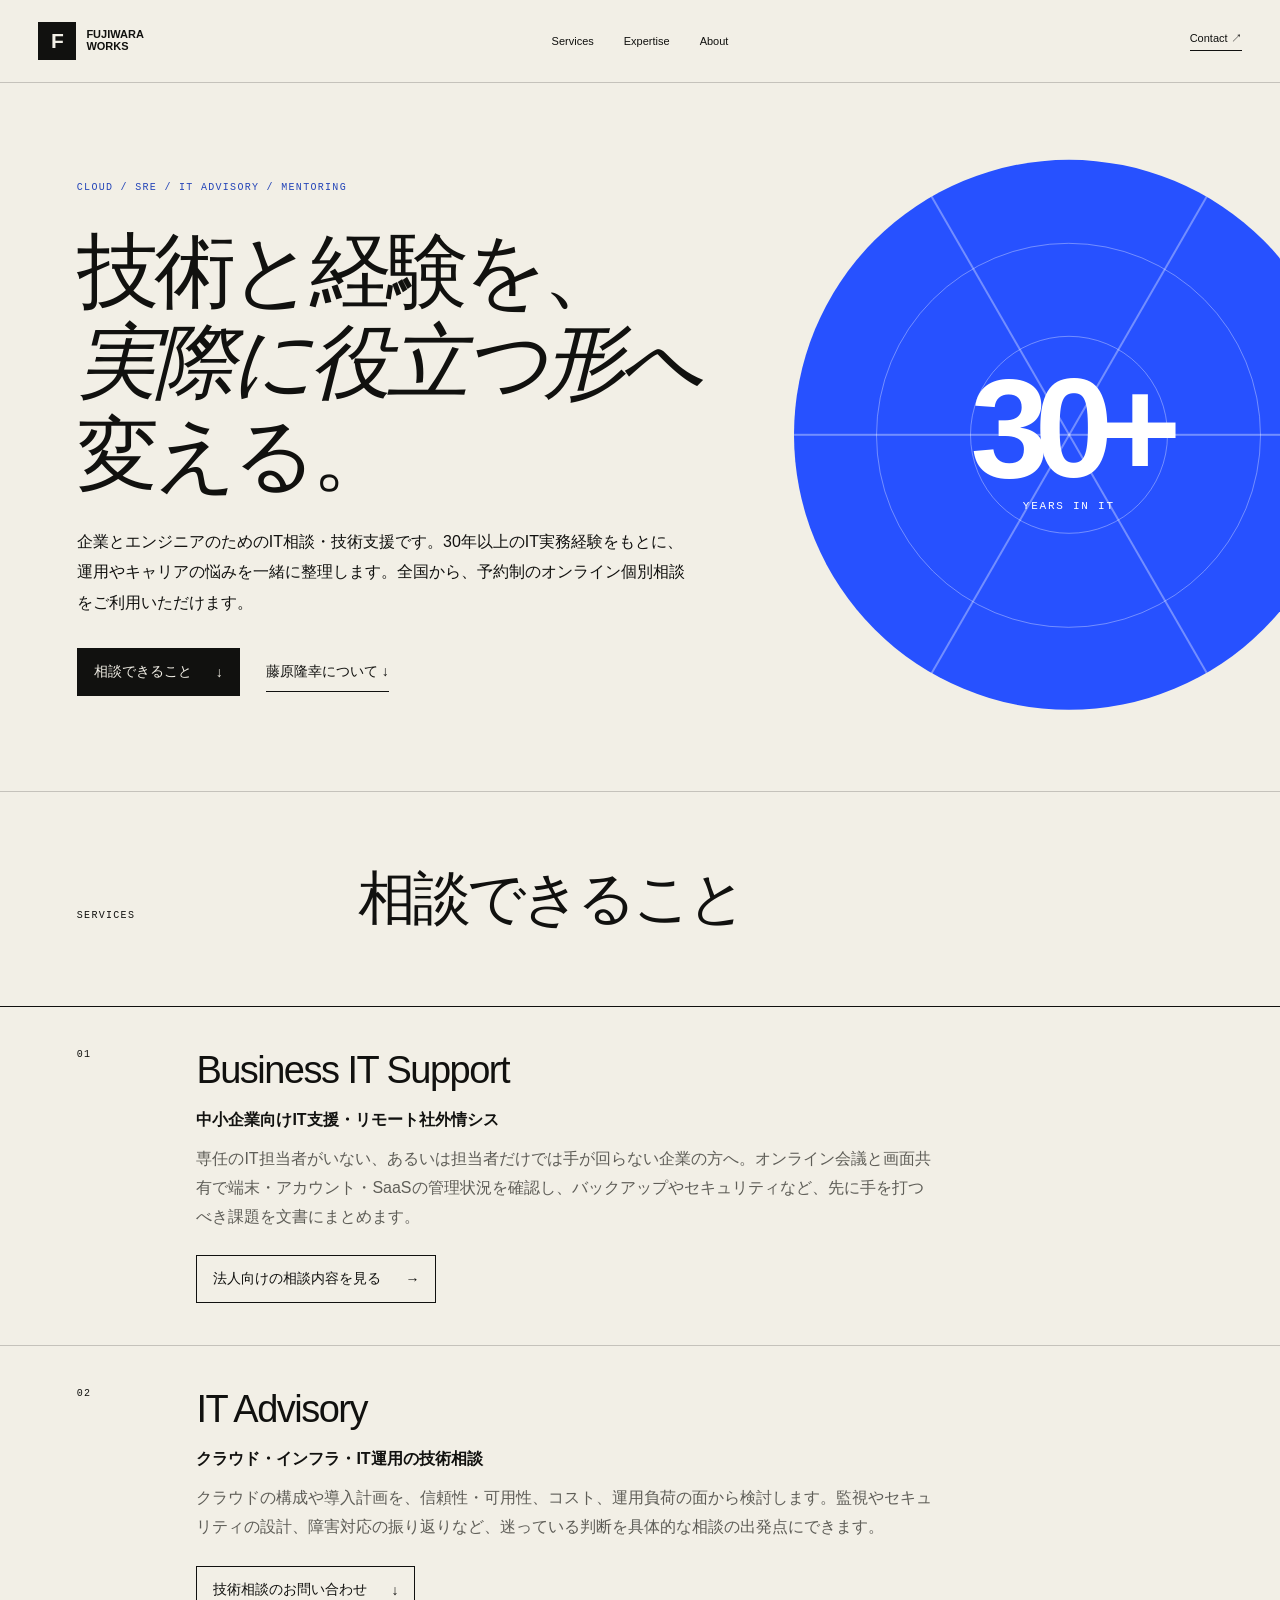
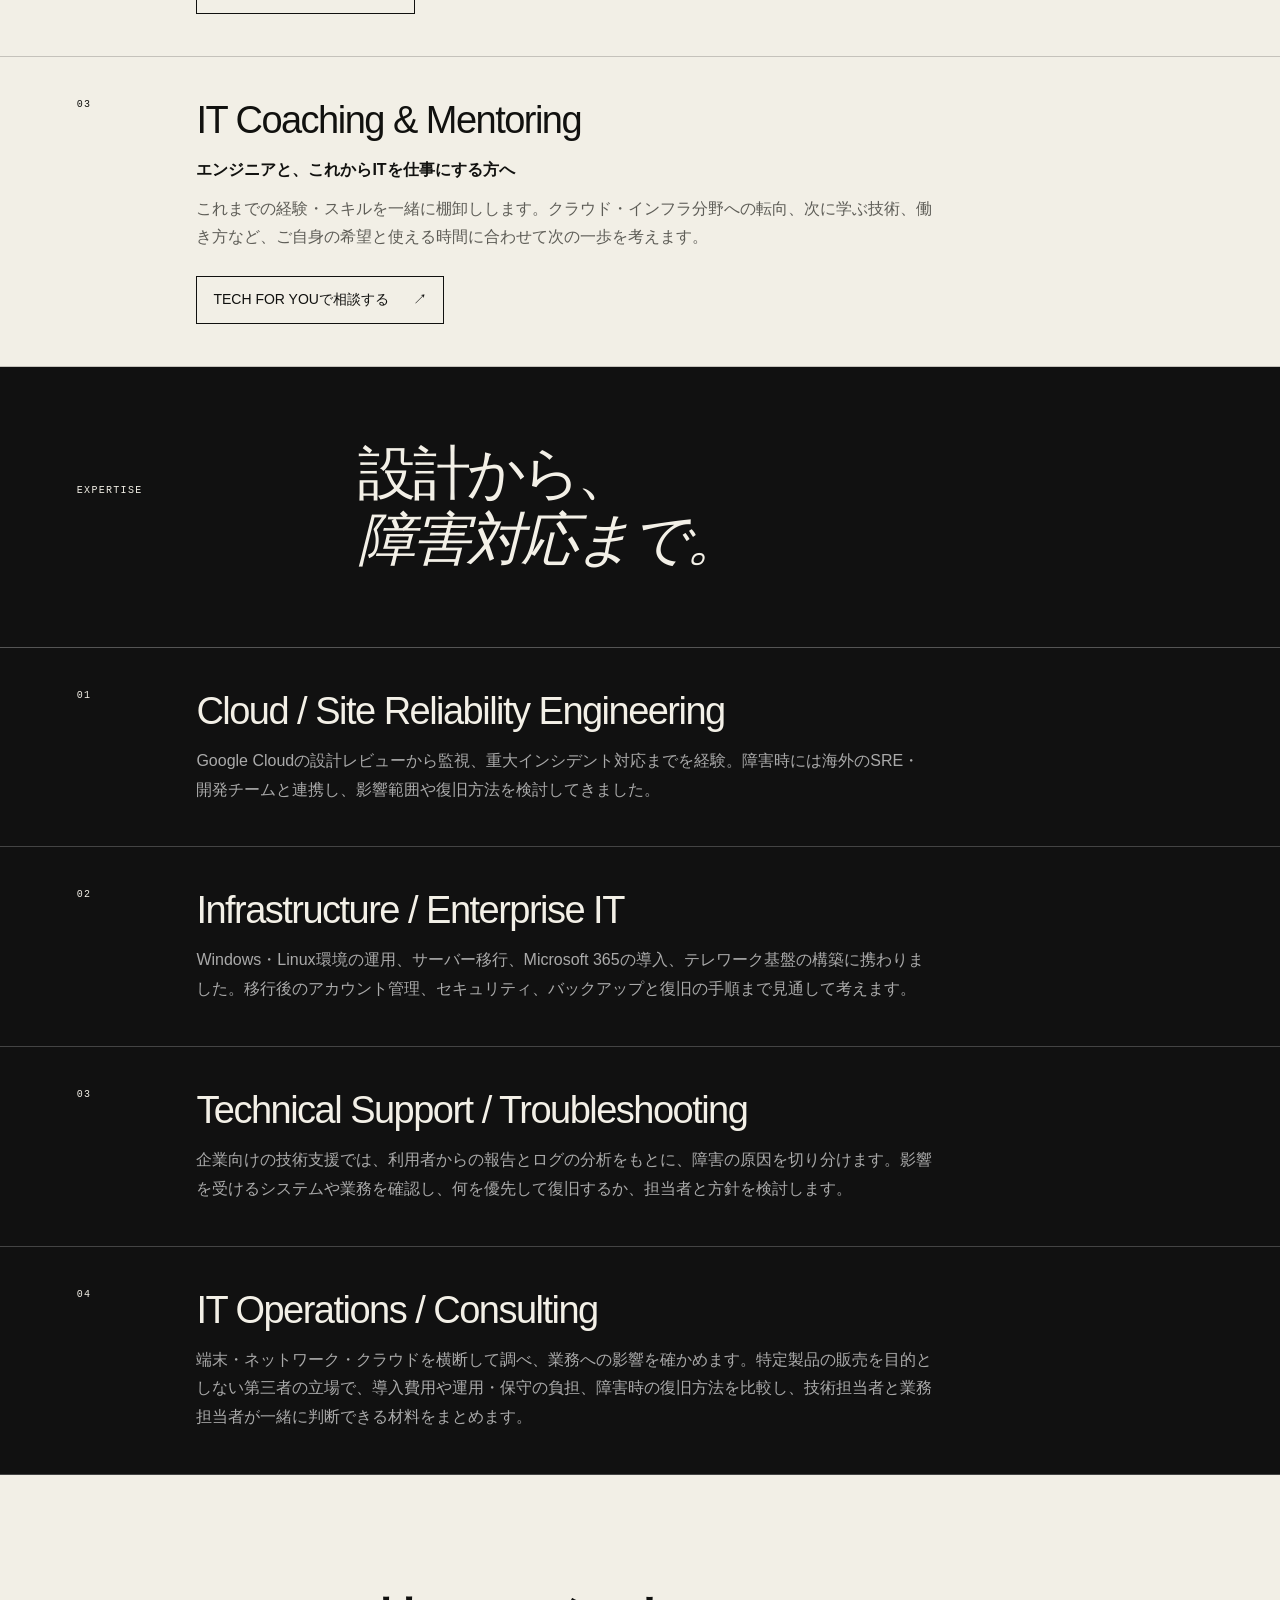
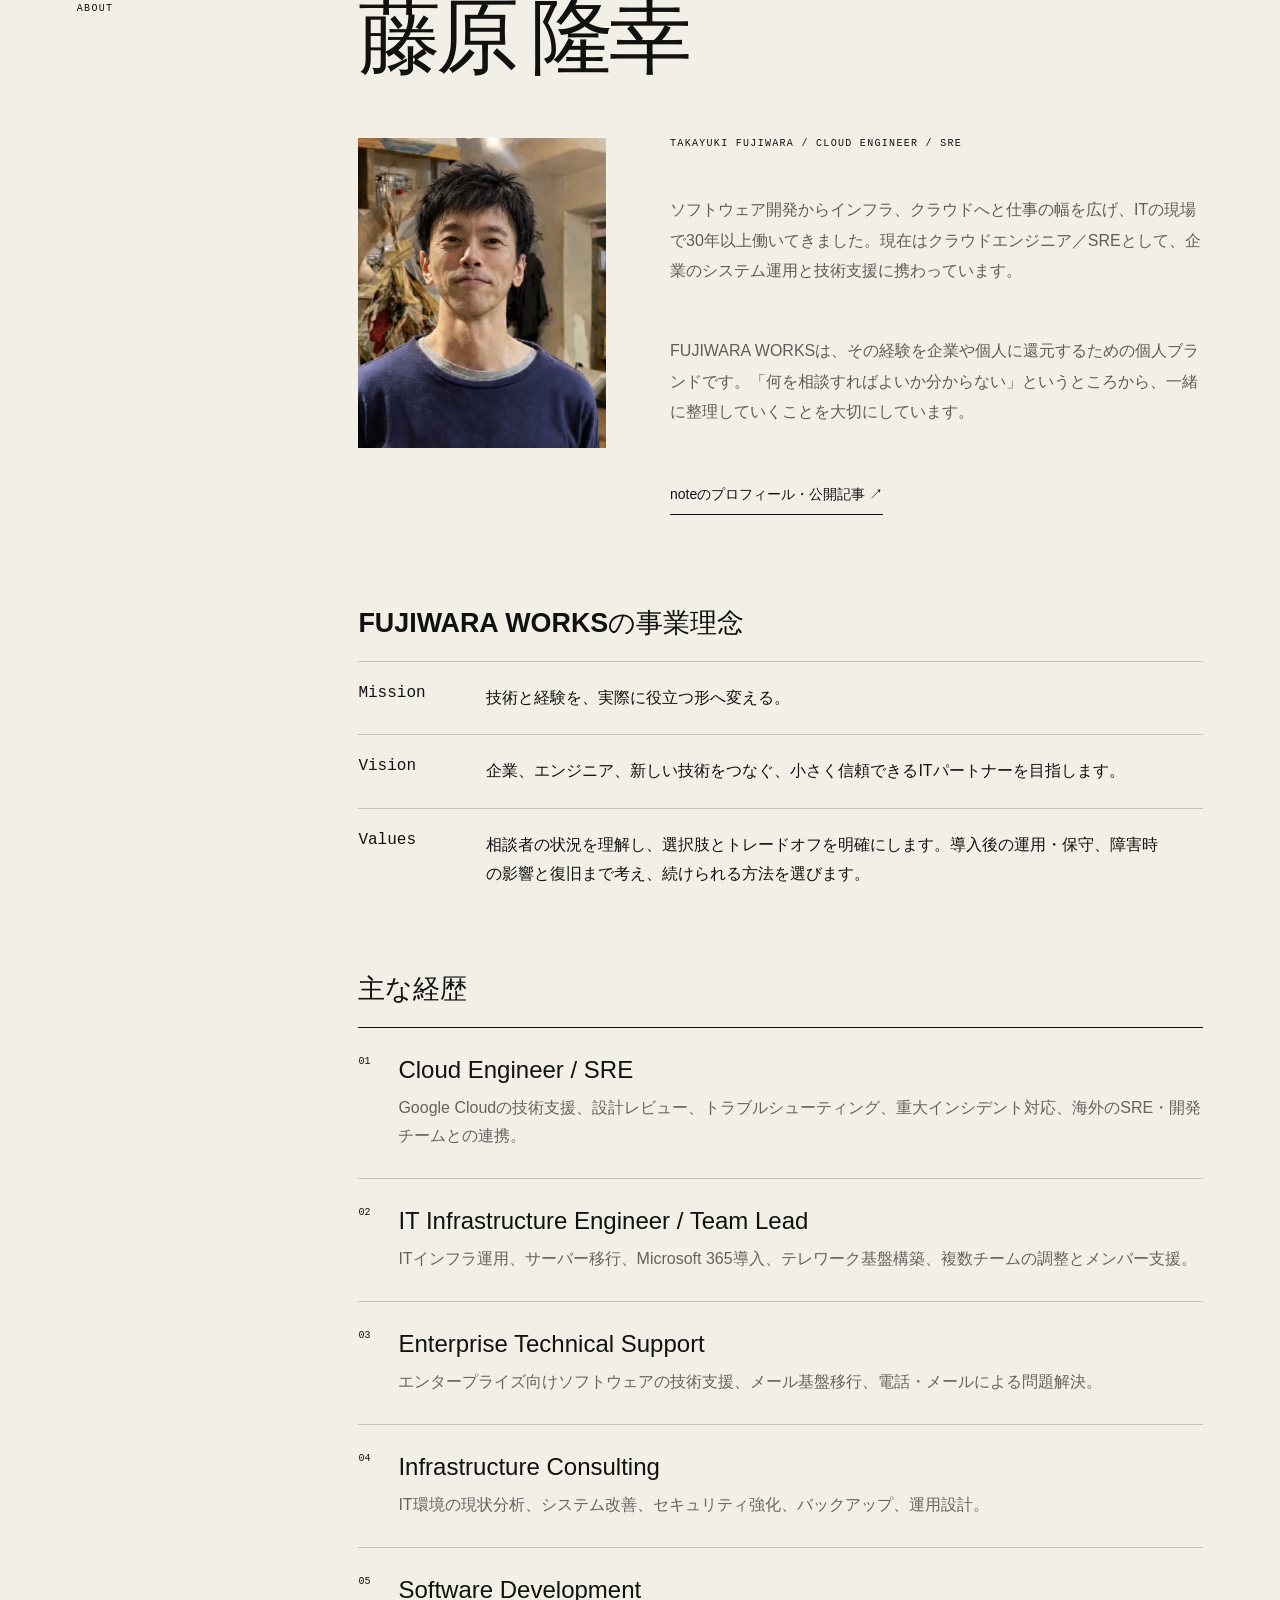
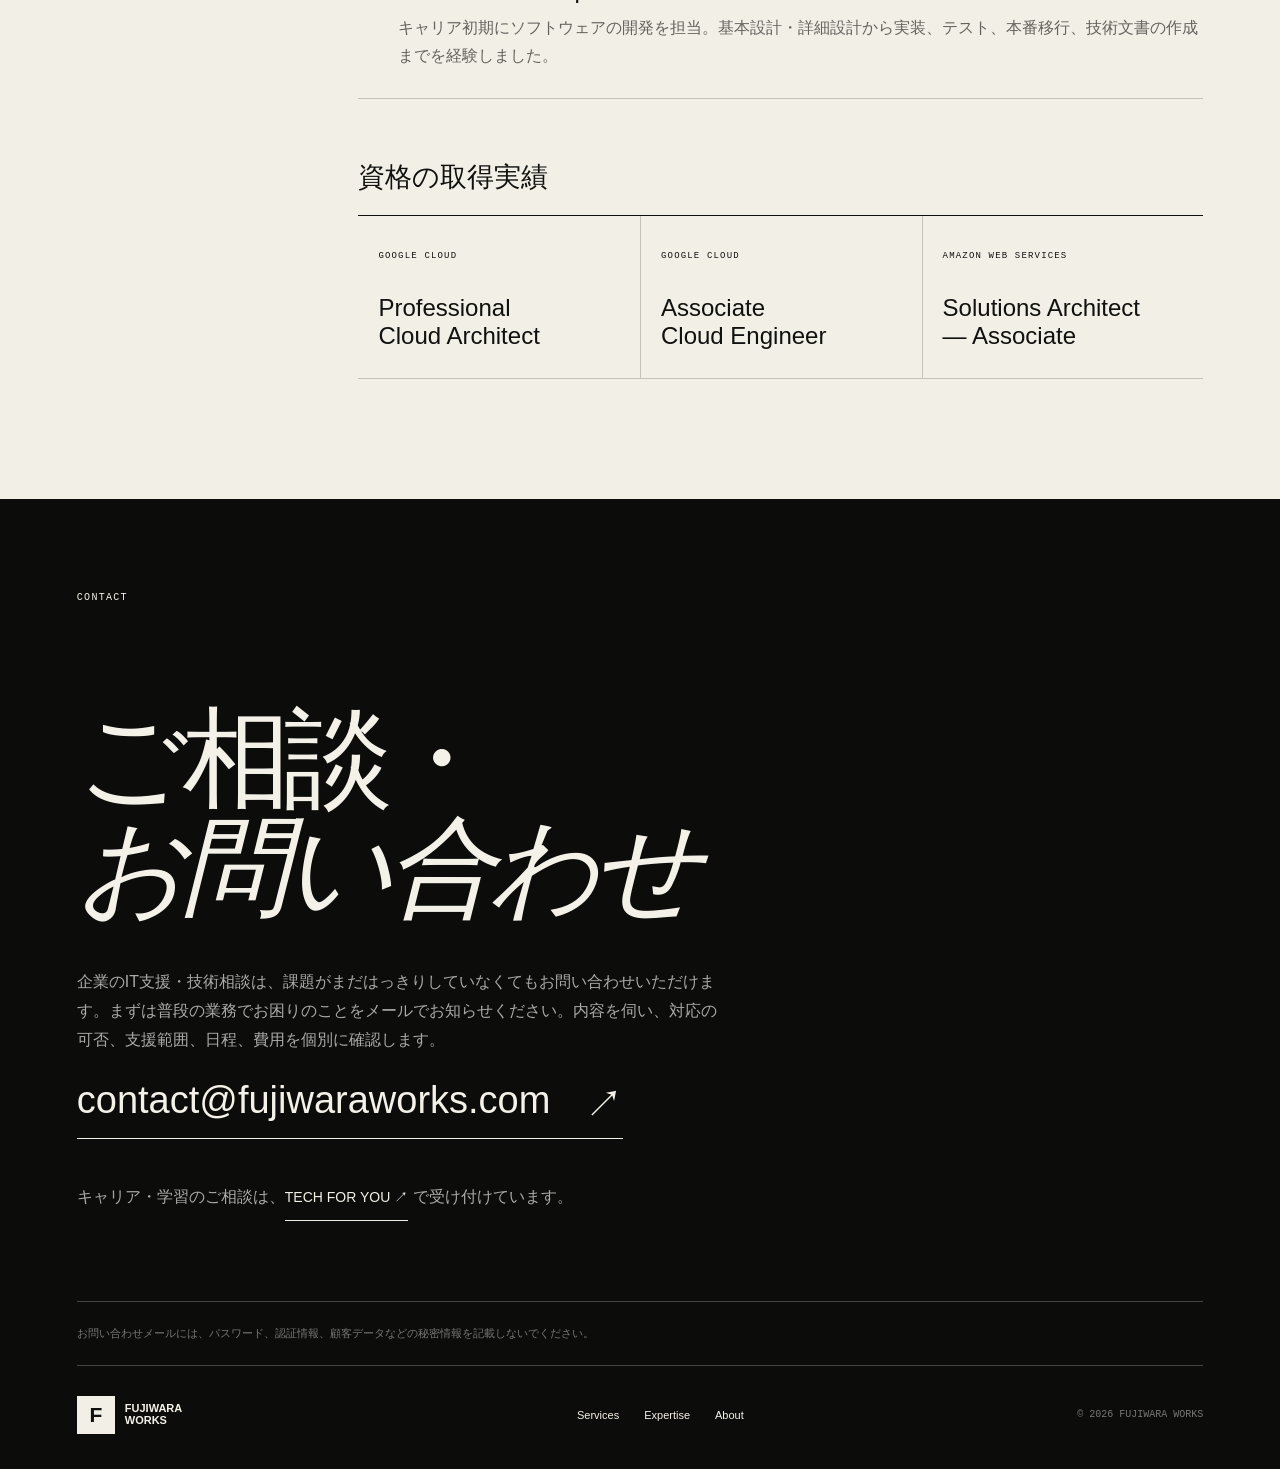
<file: index.html>
<!doctype html>
<html lang="ja">
<head>
  <meta charset="utf-8">
  <meta name="viewport" content="width=device-width, initial-scale=1">
  <title>FUJIWARA WORKS | クラウド・SRE・IT支援・コーチング</title>
  <meta name="description" content="30年以上のIT実務経験を持つクラウドエンジニア／SREが、企業のIT運用・技術判断とエンジニアのキャリアを支援します。全国から予約制のオンライン個別相談をお受けしています。">
  <meta name="robots" content="index,follow">
  <meta name="theme-color" content="#f2efe6">
  <link rel="icon" href="/favicon.svg" type="image/svg+xml">
  <link rel="stylesheet" href="/styles.css?v=expertise-1">
  <script src="/script.js?v=business-it-support-1" defer></script>

  <meta property="og:type" content="website">
  <meta property="og:title" content="FUJIWARA WORKS | クラウド・SRE・IT支援・コーチング">
  <meta property="og:description" content="30年以上のIT実務経験を持つクラウドエンジニア／SREが、企業のIT運用・技術判断とエンジニアのキャリアを支援します。全国から予約制のオンライン個別相談をお受けしています。">
  <meta property="og:url" content="https://fujiwaraworks.com/">
  <meta property="og:image" content="https://fujiwaraworks.com/og.png">
  <meta property="og:image:width" content="1734">
  <meta property="og:image:height" content="907">
  <meta property="og:image:alt" content="FUJIWARA WORKS">
  <meta name="twitter:card" content="summary_large_image">
  <meta name="twitter:title" content="FUJIWARA WORKS | クラウド・SRE・IT支援・コーチング">
  <meta name="twitter:description" content="30年以上のIT実務経験を持つクラウドエンジニア／SREが、企業のIT運用・技術判断とエンジニアのキャリアを支援します。全国から予約制のオンライン個別相談をお受けしています。">
  <meta name="twitter:image" content="https://fujiwaraworks.com/og.png">
</head>
<body class="home-page">
  <header class="site-header">
    <a class="brand" href="#top" aria-label="FUJIWARA WORKS ホーム"><span class="brand-f">F</span><span>FUJIWARA<br>WORKS</span></a>
    <button class="menu-toggle" type="button" aria-expanded="false" aria-controls="primary-navigation" aria-label="メニューを開く">MENU</button>
    <nav id="primary-navigation" aria-label="メインナビゲーション">
      <a href="#services">Services</a>
      <a href="#expertise">Expertise</a>
      <a href="#about">About</a>
      <a class="mobile-only" href="#contact">Contact</a>
    </nav>
    <a class="header-cta" href="#contact">Contact <span aria-hidden="true">↗</span></a>
  </header>

<main>
  <section class="home-hero" id="top">
    <div class="hero-system" aria-hidden="true">
      <span></span><span></span><span></span>
      <div class="hero-years"><b>30+</b><small>YEARS IN IT</small></div>
    </div>
    <div class="home-intro">
      <p class="eyebrow">Cloud / SRE / IT Advisory / Mentoring</p>
      <h1>技術と経験を、<br><em>実際に役立つ形へ</em><br>変える。</h1>
      <p class="home-lead">企業とエンジニアのためのIT相談・技術支援です。30年以上のIT実務経験をもとに、運用やキャリアの悩みを一緒に整理します。全国から、予約制のオンライン個別相談をご利用いただけます。</p>
      <div class="home-actions">
        <a class="service-details-link primary-link" href="#services">相談できること <span aria-hidden="true">↓</span></a>
        <a class="home-text-link" href="#about">藤原隆幸について <span aria-hidden="true">↓</span></a>
      </div>
    </div>
  </section>

  <section class="services" id="services">
    <div class="section-head section-pad"><p class="section-index">SERVICES</p><h2>相談できること</h2></div>
    <div class="skill-list">
      <article>
        <span class="skill-no" aria-hidden="true">01</span>
        <div>
          <h3 id="business-support-banner-title">Business IT Support</h3>
          <p class="service-subtitle">中小企業向けIT支援・リモート社外情シス</p>
          <p>専任のIT担当者がいない、あるいは担当者だけでは手が回らない企業の方へ。オンライン会議と画面共有で端末・アカウント・SaaSの管理状況を確認し、バックアップやセキュリティなど、先に手を打つべき課題を文書にまとめます。</p>
          <a class="service-details-link" href="/business-it-support/">法人向けの相談内容を見る <span aria-hidden="true">→</span></a>
        </div>
      </article>
      <article>
        <span class="skill-no" aria-hidden="true">02</span>
        <div>
          <h3>IT Advisory</h3>
          <p class="service-subtitle">クラウド・インフラ・IT運用の技術相談</p>
          <p>クラウドの構成や導入計画を、信頼性・可用性、コスト、運用負荷の面から検討します。監視やセキュリティの設計、障害対応の振り返りなど、迷っている判断を具体的な相談の出発点にできます。</p>
          <a class="service-details-link" href="#contact">技術相談のお問い合わせ <span aria-hidden="true">↓</span></a>
        </div>
      </article>
      <article id="coaching">
        <span class="skill-no" aria-hidden="true">03</span>
        <div>
          <h3>IT Coaching &amp; Mentoring</h3>
          <p class="service-subtitle">エンジニアと、これからITを仕事にする方へ</p>
          <p>これまでの経験・スキルを一緒に棚卸しします。クラウド・インフラ分野への転向、次に学ぶ技術、働き方など、ご自身の希望と使える時間に合わせて次の一歩を考えます。</p>
          <a class="service-details-link" href="https://tech4you.jp/" target="_blank" rel="noopener noreferrer">TECH FOR YOUで相談する <span aria-hidden="true">↗</span></a>
        </div>
      </article>
    </div>
  </section>

  <section class="expertise" id="expertise">
    <div class="section-head section-pad" id="projects"><p class="section-index">EXPERTISE</p><h2>設計から、<br><em>障害対応まで。</em></h2></div>
    <div class="skill-list">
      <article><span class="skill-no" aria-hidden="true">01</span><div>
        <h3>Cloud / Site Reliability Engineering</h3>
        <p>Google Cloudの設計レビューから監視、重大インシデント対応までを経験。障害時には海外のSRE・開発チームと連携し、影響範囲や復旧方法を検討してきました。</p>
      </div></article>
      <article><span class="skill-no" aria-hidden="true">02</span><div>
        <h3>Infrastructure / Enterprise IT</h3>
        <p>Windows・Linux環境の運用、サーバー移行、Microsoft 365の導入、テレワーク基盤の構築に携わりました。移行後のアカウント管理、セキュリティ、バックアップと復旧の手順まで見通して考えます。</p>
      </div></article>
      <article id="build"><span class="skill-no" aria-hidden="true">03</span><div>
        <h3>Technical Support / Troubleshooting</h3>
        <p>企業向けの技術支援では、利用者からの報告とログの分析をもとに、障害の原因を切り分けます。影響を受けるシステムや業務を確認し、何を優先して復旧するか、担当者と方針を検討します。</p>
      </div></article>
      <article><span class="skill-no" aria-hidden="true">04</span><div>
        <h3>IT Operations / Consulting</h3>
        <p>端末・ネットワーク・クラウドを横断して調べ、業務への影響を確かめます。特定製品の販売を目的としない第三者の立場で、導入費用や運用・保守の負担、障害時の復旧方法を比較し、技術担当者と業務担当者が一緒に判断できる材料をまとめます。</p>
      </div></article>
    </div>
  </section>

  <section class="about section-pad" id="about">
    <p class="section-index">ABOUT</p>
    <div>
      <h2>藤原 隆幸</h2>
      <div class="about-profile">
        <figure class="about-profile-figure">
          <img class="about-profile-image" src="/assets/images/takayuki-fujiwara-profile.webp" width="684" height="855" loading="lazy" decoding="async" alt="藤原隆幸のプロフィール写真">
        </figure>
        <div class="about-profile-copy">
          <p class="eyebrow">TAKAYUKI FUJIWARA / CLOUD ENGINEER / SRE</p>
          <div class="about-grid">
            <p>ソフトウェア開発からインフラ、クラウドへと仕事の幅を広げ、ITの現場で30年以上働いてきました。現在はクラウドエンジニア／SREとして、企業のシステム運用と技術支援に携わっています。</p>
            <p>FUJIWARA WORKSは、その経験を企業や個人に還元するための個人ブランドです。「何を相談すればよいか分からない」というところから、一緒に整理していくことを大切にしています。</p>
          </div>
          <a class="home-text-link" id="writing" href="https://note.com/fujiwaraworks" target="_blank" rel="noopener noreferrer">noteのプロフィール・公開記事 <span aria-hidden="true">↗</span></a>
        </div>
      </div>
      <h3 class="about-subhead">FUJIWARA WORKSの事業理念</h3>
      <dl class="principles">
        <div><dt>Mission</dt><dd>技術と経験を、実際に役立つ形へ変える。</dd></div>
        <div><dt>Vision</dt><dd>企業、エンジニア、新しい技術をつなぐ、小さく信頼できるITパートナーを目指します。</dd></div>
        <div><dt>Values</dt><dd>相談者の状況を理解し、選択肢とトレードオフを明確にします。導入後の運用・保守、障害時の影響と復旧まで考え、続けられる方法を選びます。</dd></div>
      </dl>
      <div id="career">
        <h3 class="about-subhead">主な経歴</h3>
        <div class="timeline">
          <article><span>01</span><div><h4>Cloud Engineer / SRE</h4><p>Google Cloudの技術支援、設計レビュー、トラブルシューティング、重大インシデント対応、海外のSRE・開発チームとの連携。</p></div></article>
          <article><span>02</span><div><h4>IT Infrastructure Engineer / Team Lead</h4><p>ITインフラ運用、サーバー移行、Microsoft 365導入、テレワーク基盤構築、複数チームの調整とメンバー支援。</p></div></article>
          <article><span>03</span><div><h4>Enterprise Technical Support</h4><p>エンタープライズ向けソフトウェアの技術支援、メール基盤移行、電話・メールによる問題解決。</p></div></article>
          <article><span>04</span><div><h4>Infrastructure Consulting</h4><p>IT環境の現状分析、システム改善、セキュリティ強化、バックアップ、運用設計。</p></div></article>
          <article><span>05</span><div><h4>Software Development</h4><p>キャリア初期にソフトウェアの開発を担当。基本設計・詳細設計から実装、テスト、本番移行、技術文書の作成までを経験しました。</p></div></article>
        </div>
      </div>
      <div id="credentials">
        <h3 class="about-subhead">資格の取得実績</h3>
        <div class="credential-list"><article><span>GOOGLE CLOUD</span><h4>Professional<br>Cloud Architect</h4></article><article><span>GOOGLE CLOUD</span><h4>Associate<br>Cloud Engineer</h4></article><article><span>AMAZON WEB SERVICES</span><h4>Solutions Architect<br>— Associate</h4></article></div>
      </div>
    </div>
  </section>
</main>

<footer id="contact">
  <p class="section-index">CONTACT</p>
  <div class="footer-lead">
    <h2>ご相談・<br><em>お問い合わせ</em></h2>
    <p>企業のIT支援・技術相談は、課題がまだはっきりしていなくてもお問い合わせいただけます。まずは普段の業務でお困りのことをメールでお知らせください。内容を伺い、対応の可否、支援範囲、日程、費用を個別に確認します。</p>
    <div class="contact-options">
      <a class="contact-link" href="mailto:contact@fujiwaraworks.com">contact@fujiwaraworks.com <span aria-hidden="true">↗</span></a>
    </div>
    <p>キャリア・学習のご相談は、<a class="home-text-link" href="https://tech4you.jp/" target="_blank" rel="noopener noreferrer">TECH FOR YOU <span aria-hidden="true">↗</span></a> で受け付けています。</p>
  </div>
  <div class="privacy-note">お問い合わせメールには、パスワード、認証情報、顧客データなどの秘密情報を記載しないでください。</div>
  <div class="footer-bottom">
    <a class="brand" href="#top" aria-label="ページの先頭へ"><span class="brand-f">F</span><span>FUJIWARA<br>WORKS</span></a>
    <div><a href="#services">Services</a><a href="#expertise">Expertise</a><a href="#about">About</a></div>
    <p>© 2026 FUJIWARA WORKS</p>
  </div>
</footer>
</body>
</html>
</file>
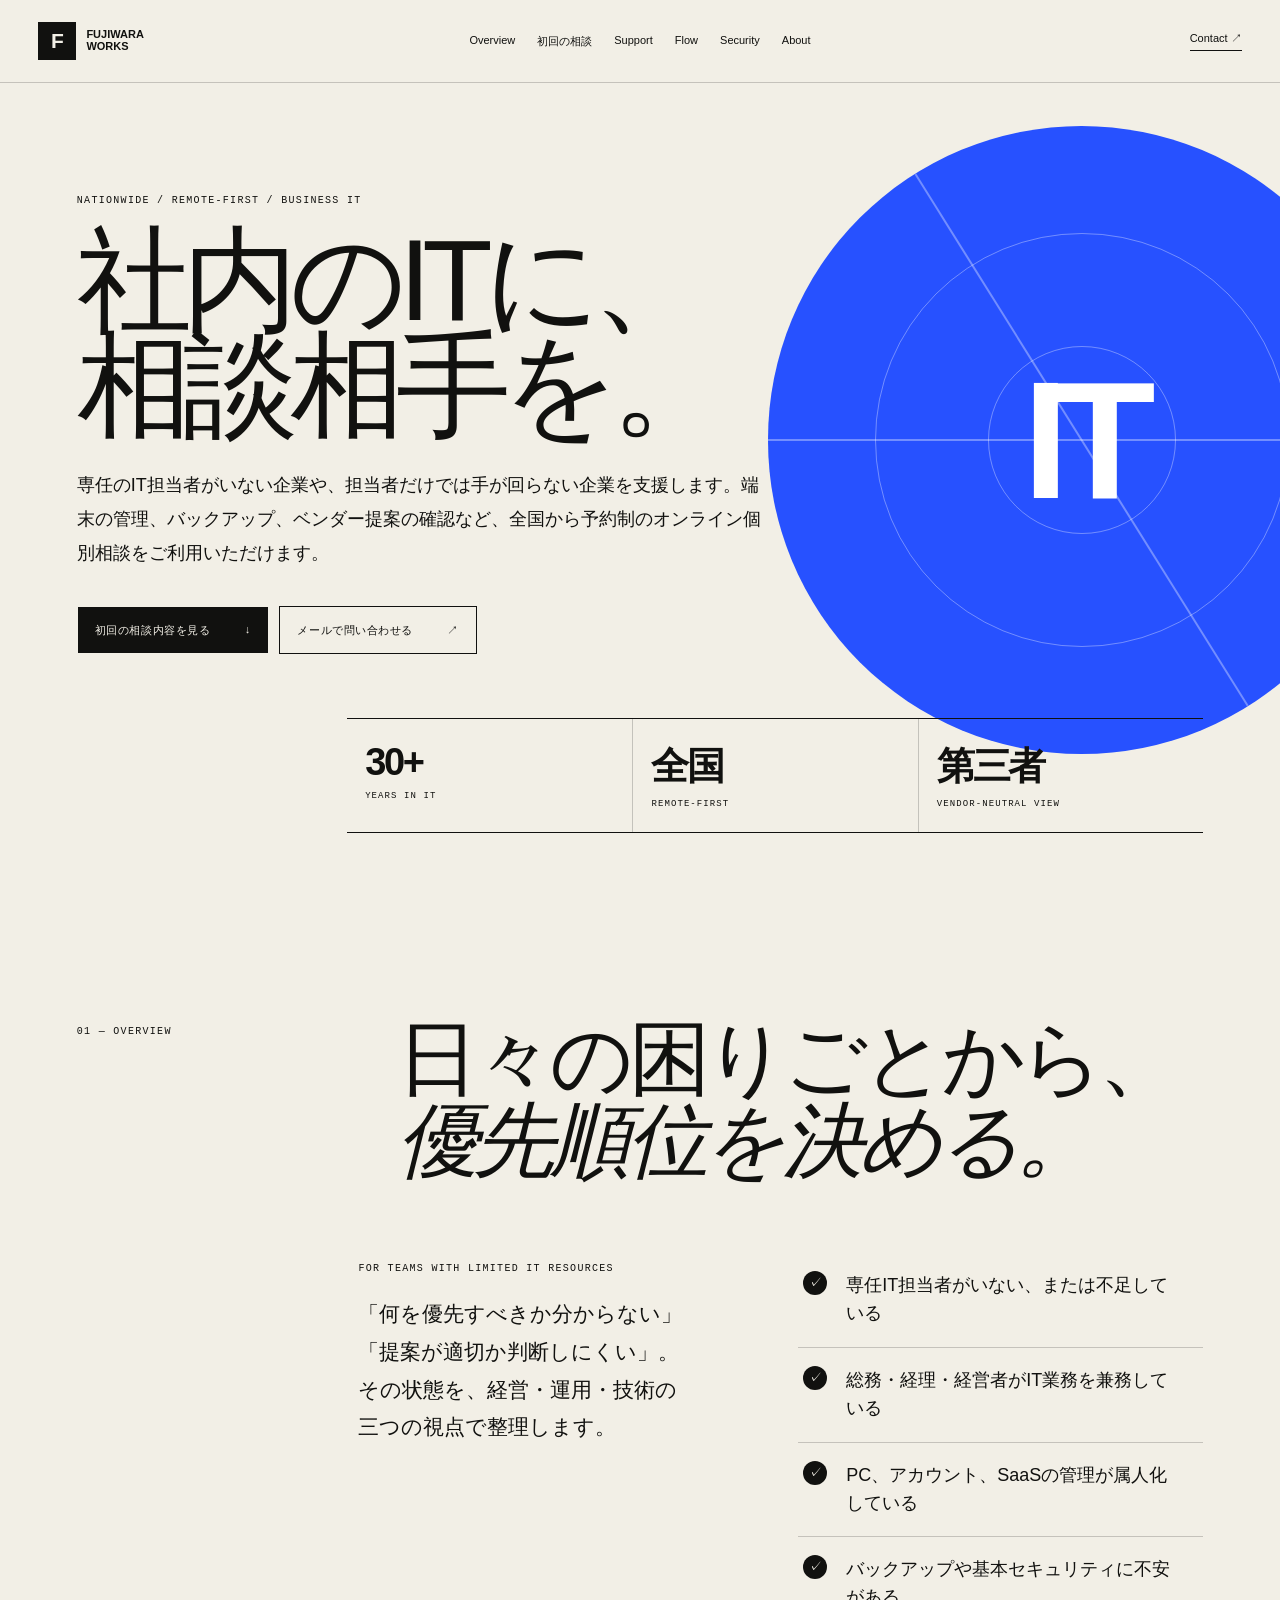
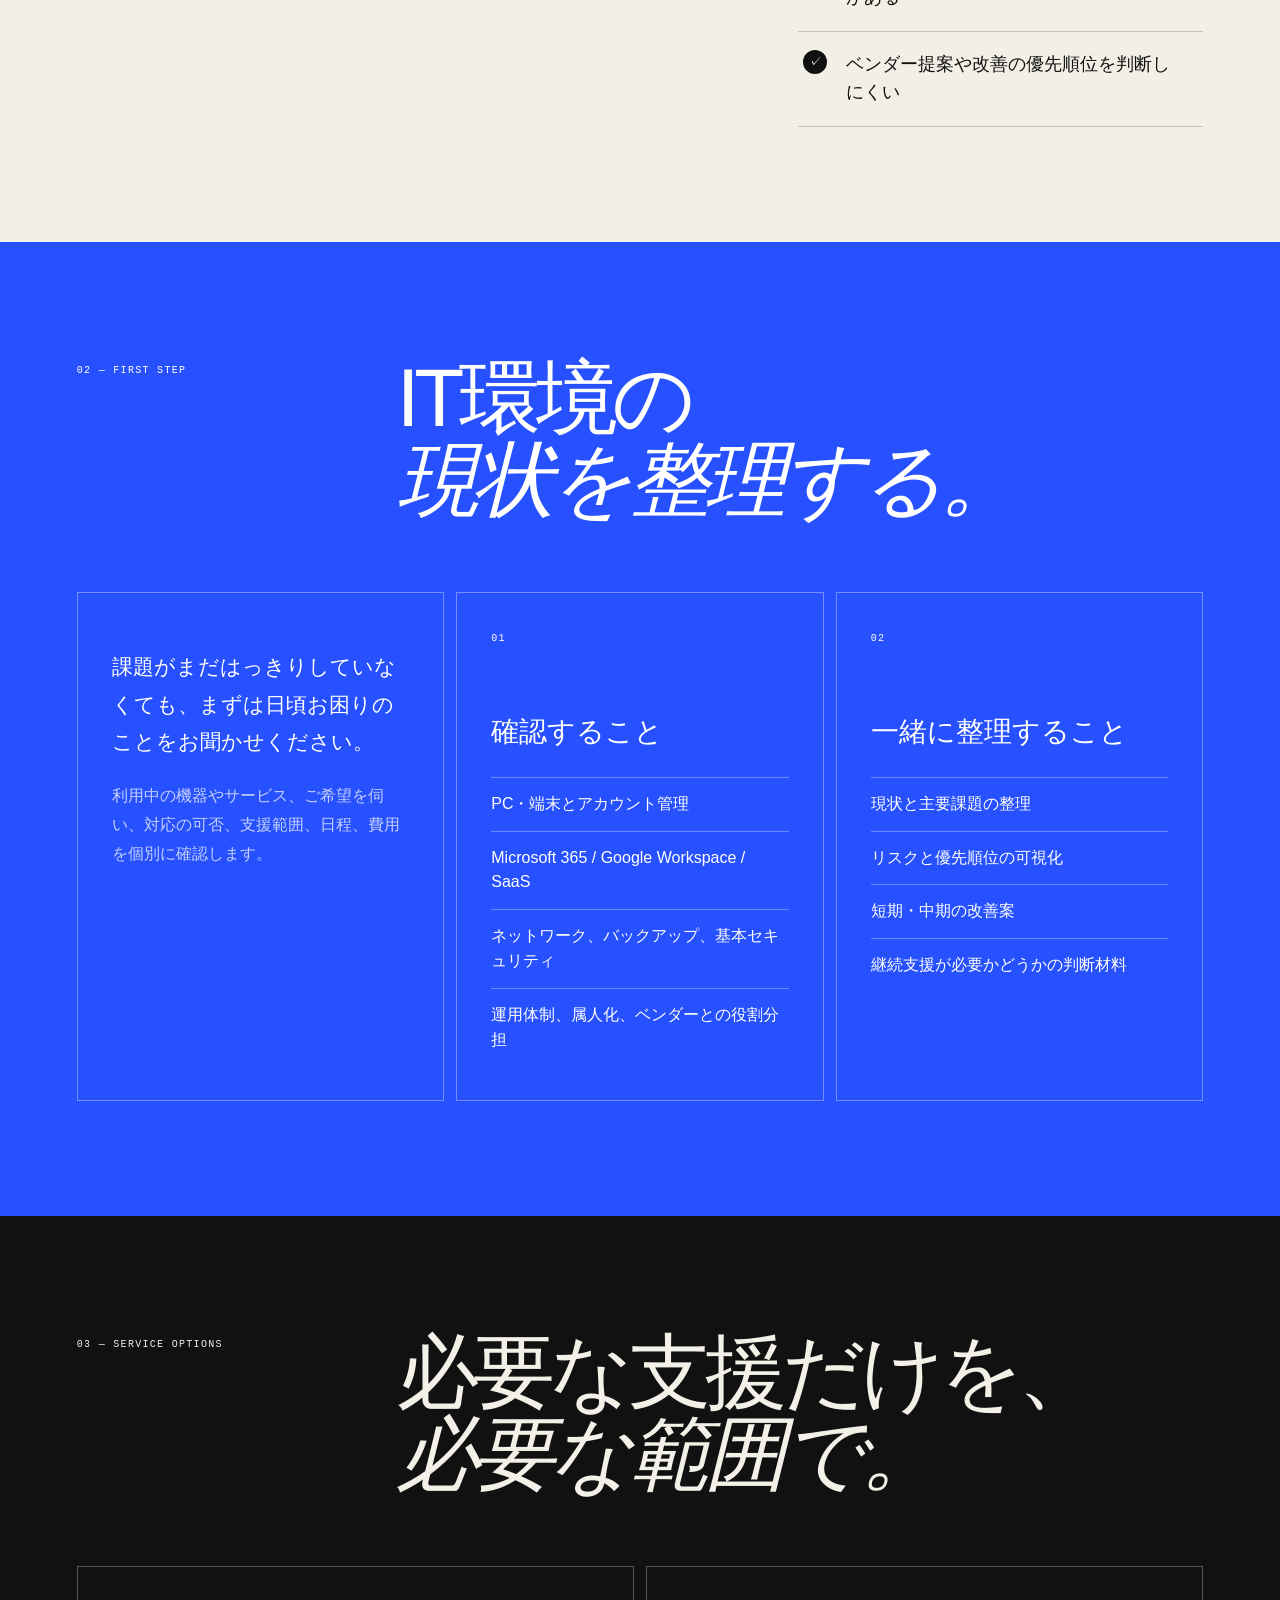
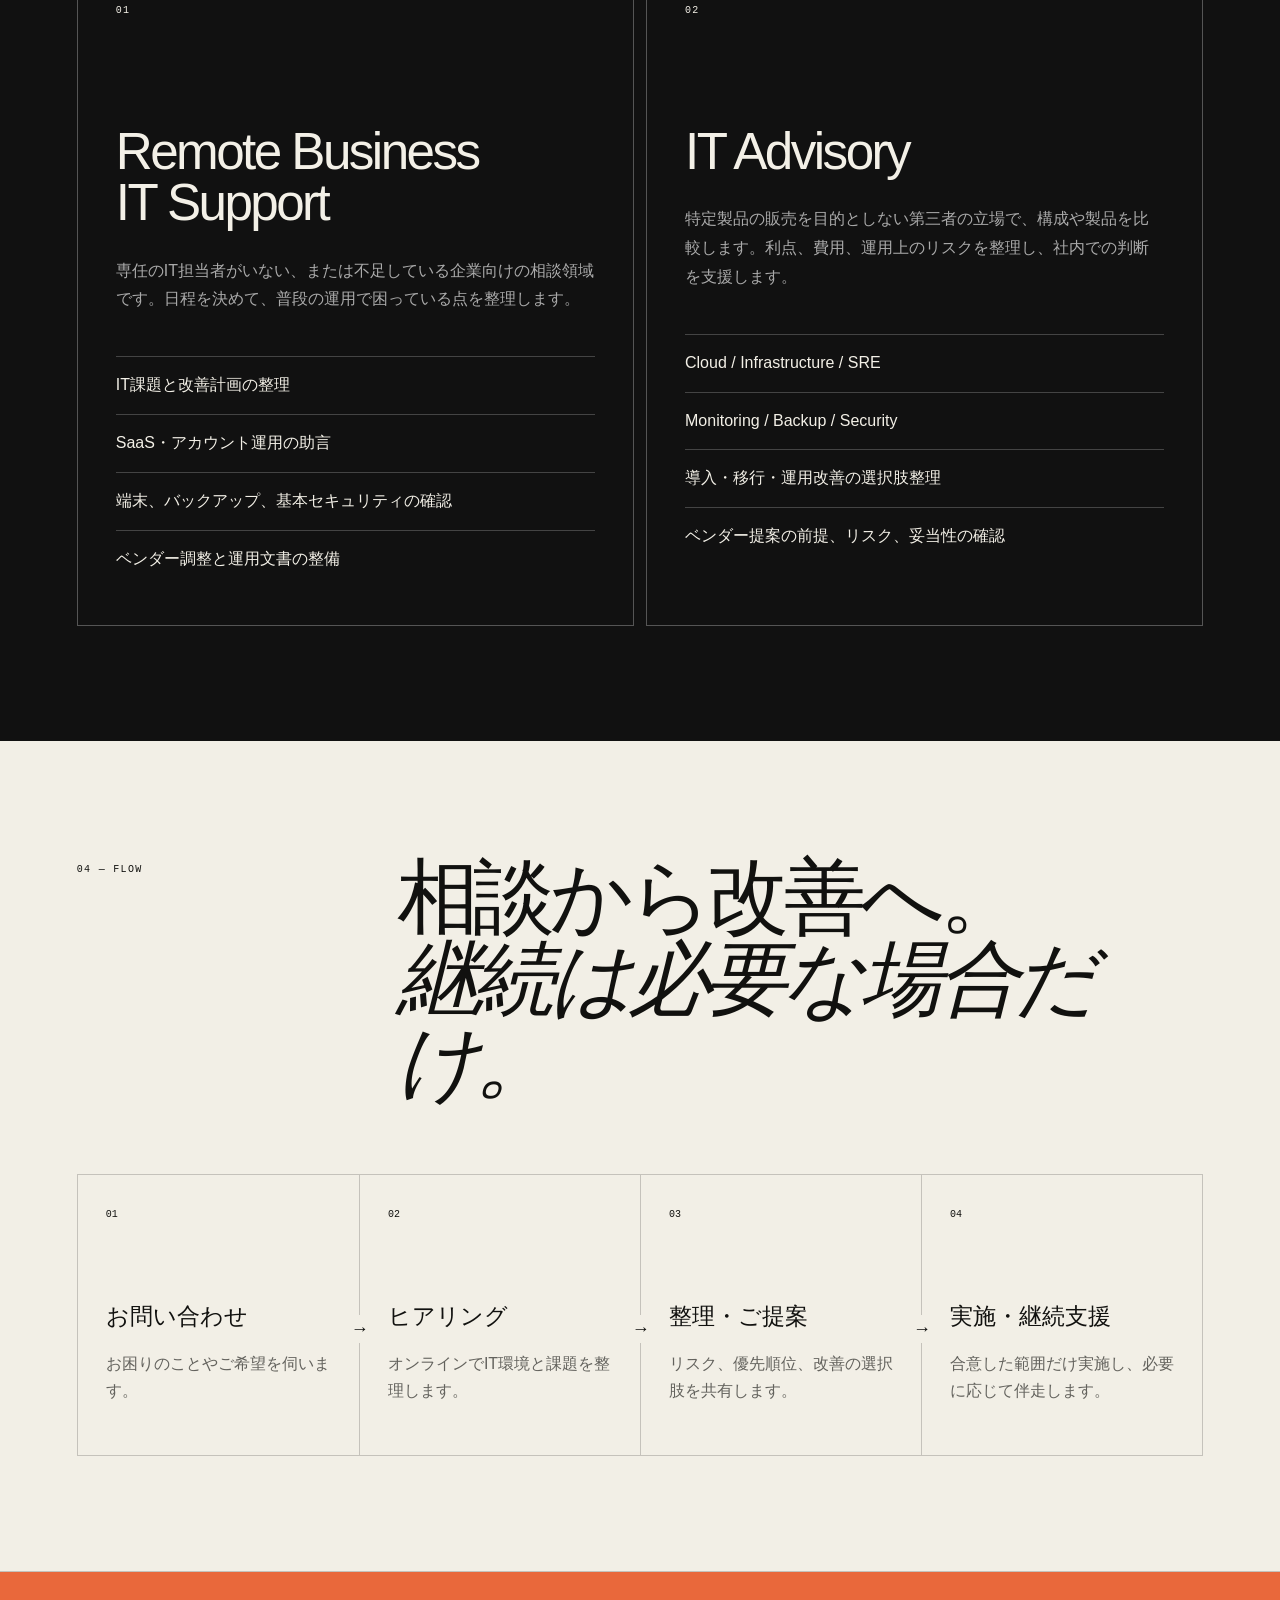
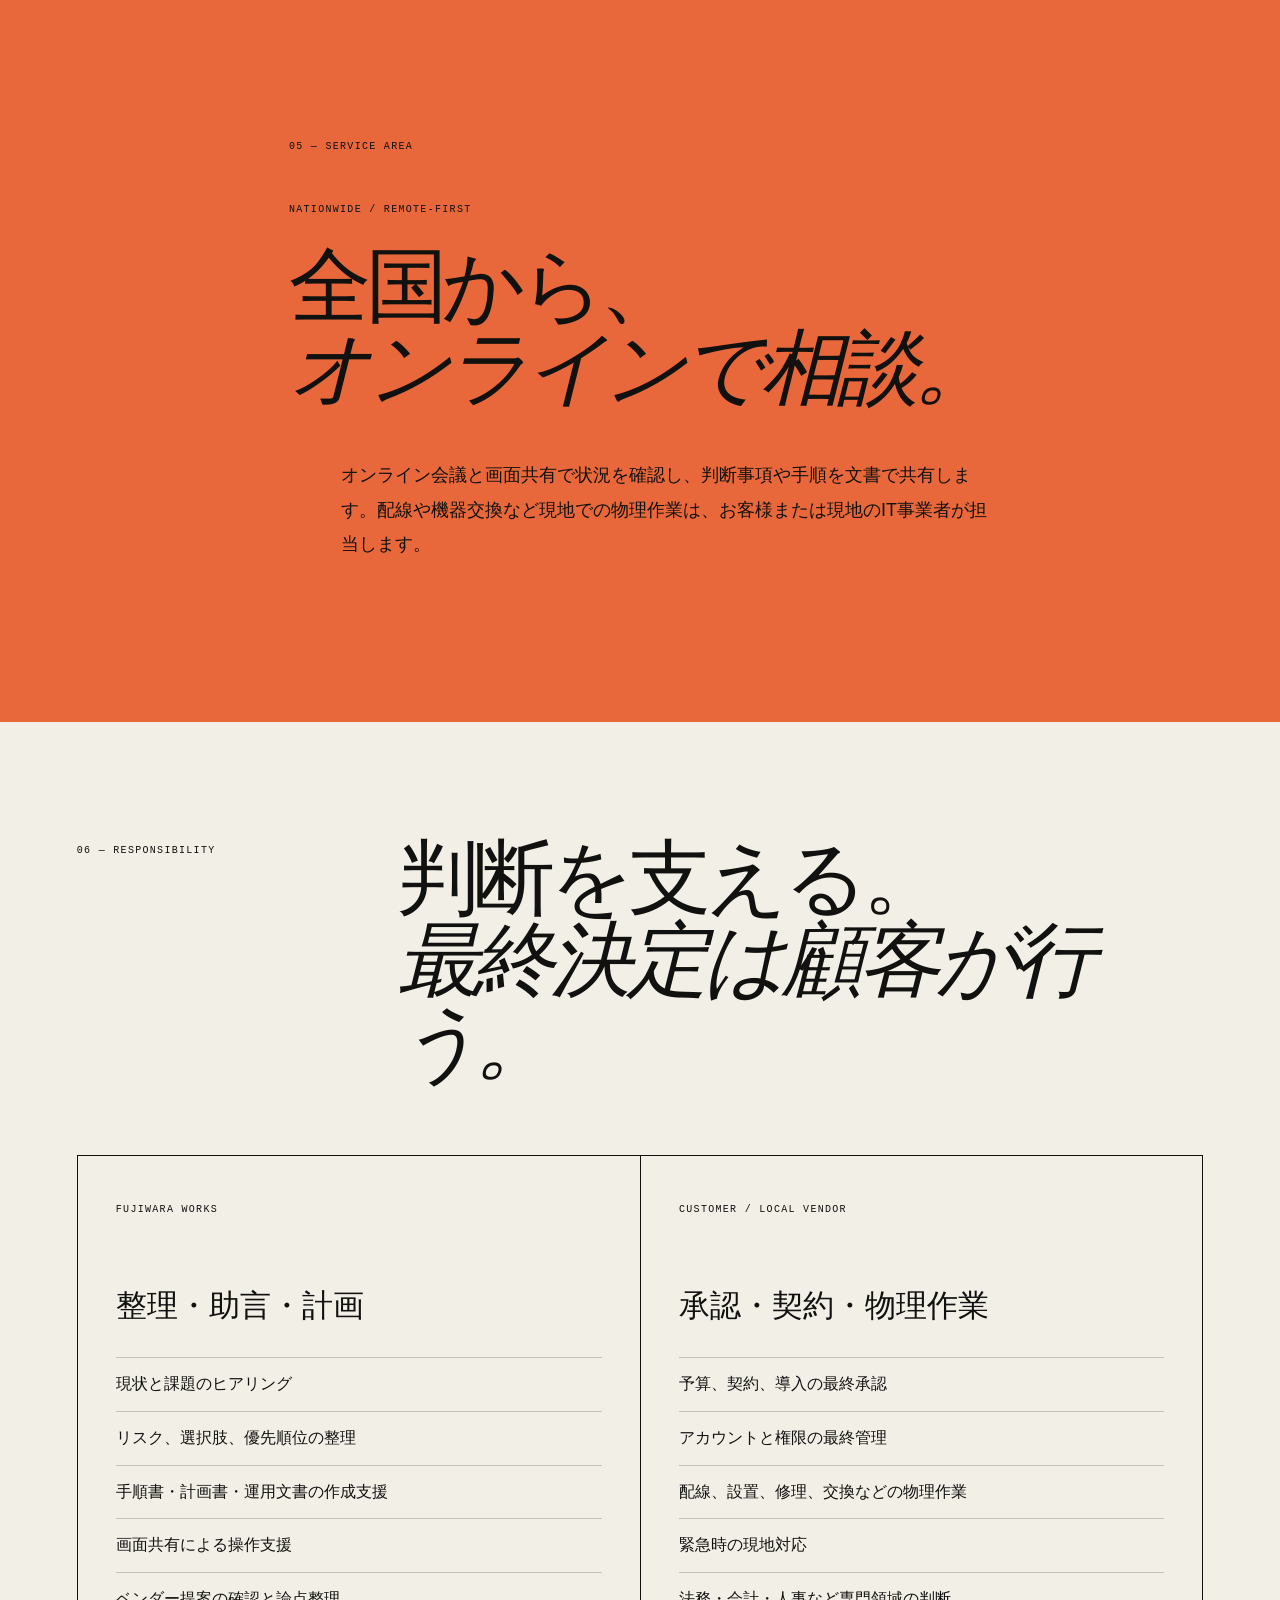
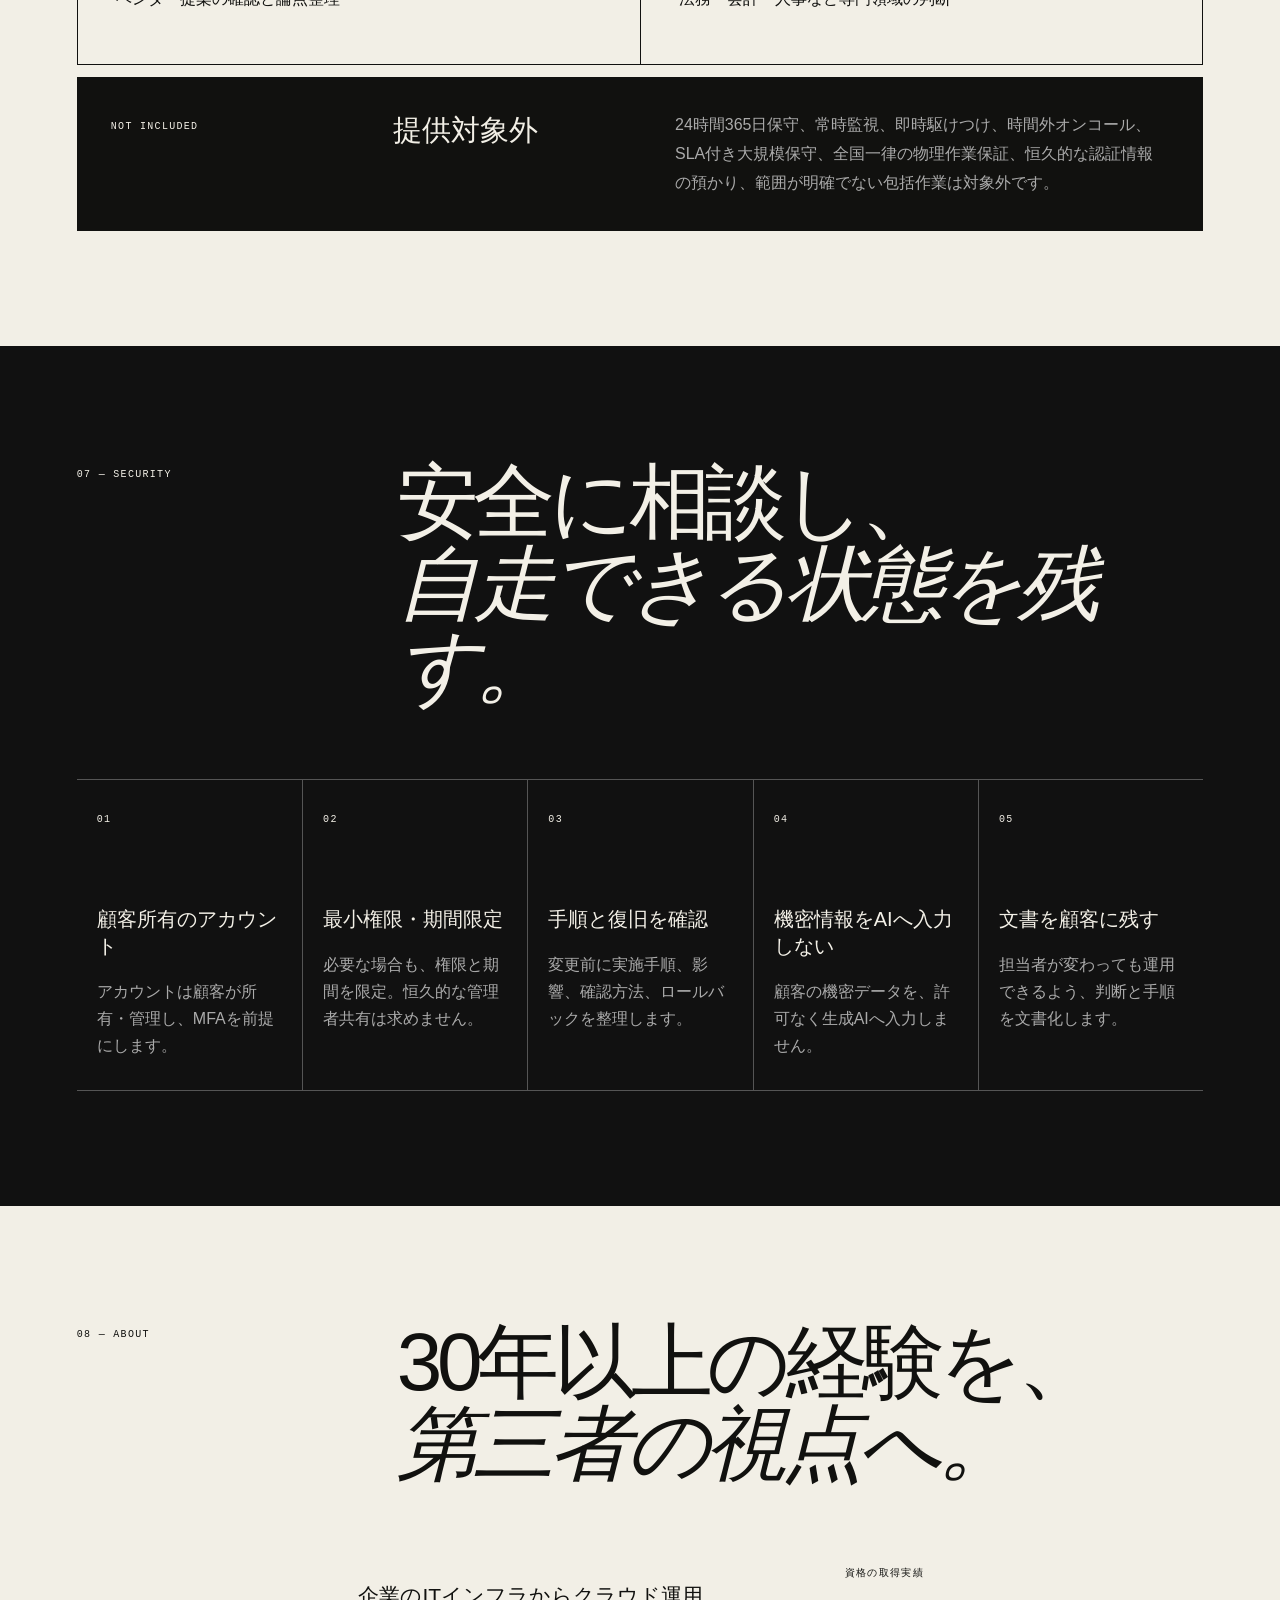
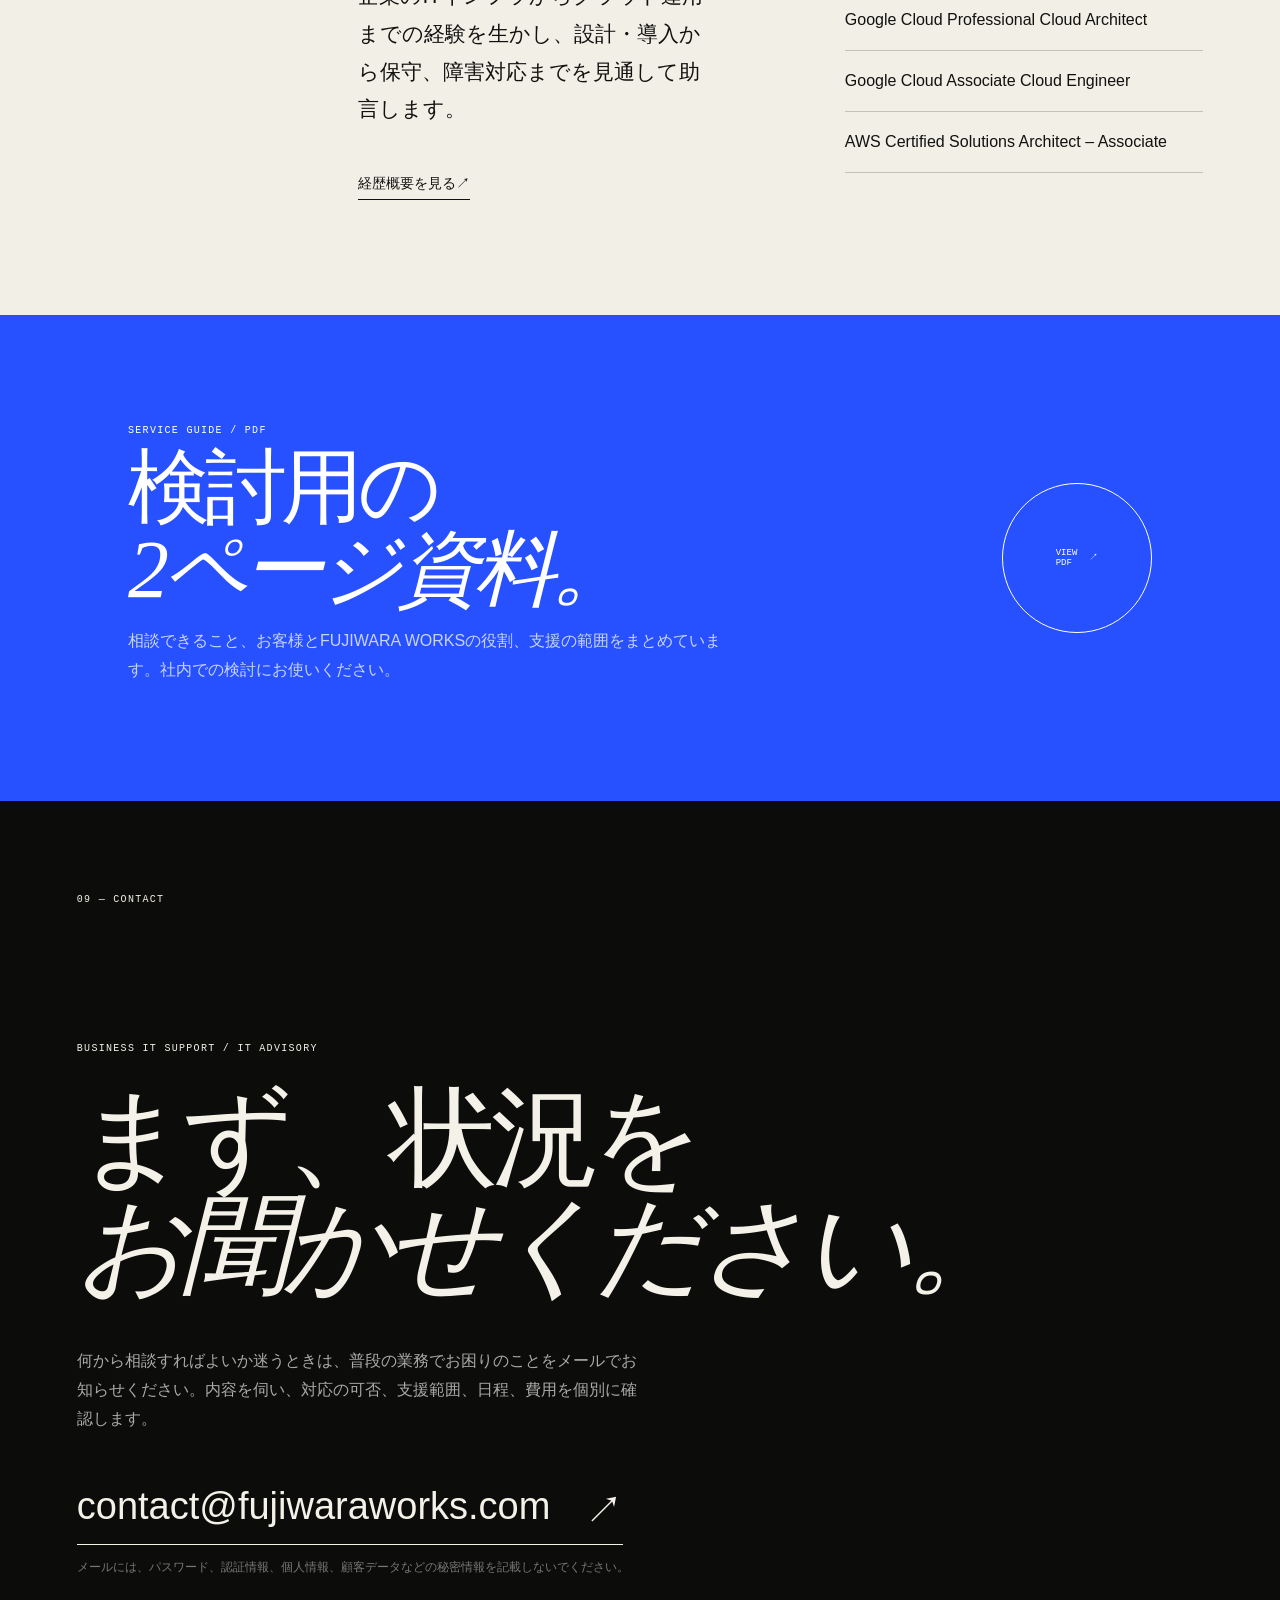
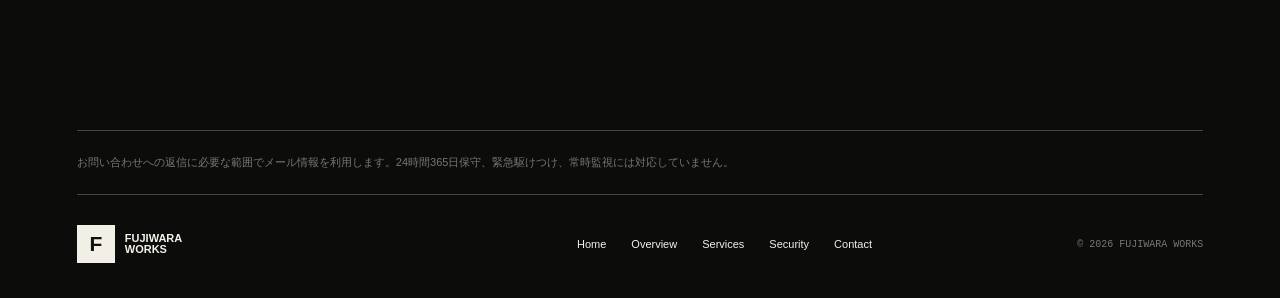
<file: business-it-support/index.html>
<!doctype html>
<html lang="ja">
<head>
  <meta charset="utf-8">
  <meta name="viewport" content="width=device-width, initial-scale=1">
  <title>FUJIWARA WORKS | 全国対応・リモート社外情シス / ITアドバイザリー</title>
  <meta name="description" content="専任のIT担当者がいない企業や、IT人材が不足している企業のためのリモート社外情シス・技術相談。IT環境の棚卸し、運用改善、ベンダー提案のレビューを、全国から予約制のオンライン個別相談でお受けします。">
  <meta name="robots" content="index,follow">
  <meta name="theme-color" content="#f2efe6">
  <link rel="canonical" href="https://fujiwaraworks.com/business-it-support/">
  <link rel="icon" href="/favicon.svg" type="image/svg+xml">
  <link rel="stylesheet" media="screen" href="/styles.css?v=expertise-1">
  <link rel="stylesheet" media="screen" href="/business-it-support/business-it-support.css?v=business-it-support-1">
  <link rel="stylesheet" media="print" href="/business-it-support/print.css">
  <script src="/script.js?v=business-it-support-1" defer></script>

  <meta property="og:type" content="website">
  <meta property="og:title" content="全国対応・リモート社外情シス / ITアドバイザリー | FUJIWARA WORKS">
  <meta property="og:description" content="専任のIT担当者がいない企業や、IT人材が不足している企業のためのリモート社外情シス・技術相談。IT環境の棚卸し、運用改善、ベンダー提案のレビューを、全国から予約制のオンライン個別相談でお受けします。">
  <meta property="og:url" content="https://fujiwaraworks.com/business-it-support/">
  <meta property="og:image" content="https://fujiwaraworks.com/og.png">
  <meta property="og:image:width" content="1734">
  <meta property="og:image:height" content="907">
  <meta property="og:image:alt" content="FUJIWARA WORKS">
  <meta name="twitter:card" content="summary_large_image">
  <meta name="twitter:title" content="全国対応・リモート社外情シス / ITアドバイザリー | FUJIWARA WORKS">
  <meta name="twitter:description" content="専任のIT担当者がいない企業や、IT人材が不足している企業のためのリモート社外情シス・技術相談。IT環境の棚卸し、運用改善、ベンダー提案のレビューを、全国から予約制のオンライン個別相談でお受けします。">
  <meta name="twitter:image" content="https://fujiwaraworks.com/og.png">
</head>
<body class="business-service-page">
<main>
  <header class="site-header">
    <a class="brand" href="/" aria-label="FUJIWARA WORKS ホーム"><span class="brand-f">F</span><span>FUJIWARA<br>WORKS</span></a>
    <button class="menu-toggle" type="button" aria-expanded="false" aria-controls="primary-navigation" aria-label="メニューを開く">MENU</button>
    <nav id="primary-navigation" aria-label="サービスページナビゲーション"><a href="#overview">Overview</a><a href="#health-check">初回の相談</a><a href="#support">Support</a><a href="#flow">Flow</a><a href="#security">Security</a><a href="#about-service">About</a><a class="mobile-only" href="#contact">Contact</a></nav>
    <a class="header-cta" href="#contact">Contact <span aria-hidden="true">↗</span></a>
  </header>

  <section class="business-hero" id="top">
    <div class="business-hero-system" aria-hidden="true"><span></span><span></span><b>IT</b></div>
    <div class="business-hero-copy">
      <p class="eyebrow">NATIONWIDE / REMOTE-FIRST / BUSINESS IT</p>
      <h1>社内のITに、<br>相談相手を。</h1>
      <p class="business-hero-lead">専任のIT担当者がいない企業や、担当者だけでは手が回らない企業を支援します。端末の管理、バックアップ、ベンダー提案の確認など、全国から予約制のオンライン個別相談をご利用いただけます。</p>
      <div class="service-actions"><a class="service-button service-button-primary" href="#health-check">初回の相談内容を見る <span aria-hidden="true">↓</span></a><a class="service-button" href="mailto:contact@fujiwaraworks.com?subject=Business%20IT%20Support%E3%81%AE%E3%81%8A%E5%95%8F%E3%81%84%E5%90%88%E3%82%8F%E3%81%9B">メールで問い合わせる <span aria-hidden="true">↗</span></a></div>
    </div>
    <div class="business-hero-facts" aria-label="サービスの特長"><div><b>30+</b><span>YEARS IN IT</span></div><div><b>全国</b><span>REMOTE-FIRST</span></div><div><b>第三者</b><span>VENDOR-NEUTRAL VIEW</span></div></div>
  </section>

  <section class="business-section business-overview" id="overview">
    <div class="business-section-heading"><p class="section-index">01 — OVERVIEW</p><h2>日々の困りごとから、<br><em>優先順位を決める。</em></h2></div>
    <div class="overview-grid">
      <div><p class="eyebrow">FOR TEAMS WITH LIMITED IT RESOURCES</p><p class="section-lead">「何を優先すべきか分からない」「提案が適切か判断しにくい」。その状態を、経営・運用・技術の三つの視点で整理します。</p></div>
      <ul class="issue-list">
        <li>専任IT担当者がいない、または不足している</li>
        <li>総務・経理・経営者がIT業務を兼務している</li>
        <li>PC、アカウント、SaaSの管理が属人化している</li>
        <li>バックアップや基本セキュリティに不安がある</li>
        <li>ベンダー提案や改善の優先順位を判断しにくい</li>
      </ul>
    </div>
  </section>

  <section class="business-section health-check-section" id="health-check">
    <div class="business-section-heading"><p class="section-index">02 — FIRST STEP</p><h2>IT環境の<br><em>現状を整理する。</em></h2></div>
    <div class="health-check-grid">
      <div class="health-check-intro"><p class="section-lead">課題がまだはっきりしていなくても、まずは日頃お困りのことをお聞かせください。</p><p>利用中の機器やサービス、ご希望を伺い、対応の可否、支援範囲、日程、費用を個別に確認します。</p></div>
      <div class="detail-panel"><span>01</span><h3>確認すること</h3><ul><li>PC・端末とアカウント管理</li><li>Microsoft 365 / Google Workspace / SaaS</li><li>ネットワーク、バックアップ、基本セキュリティ</li><li>運用体制、属人化、ベンダーとの役割分担</li></ul></div>
      <div class="detail-panel"><span>02</span><h3>一緒に整理すること</h3><ul><li>現状と主要課題の整理</li><li>リスクと優先順位の可視化</li><li>短期・中期の改善案</li><li>継続支援が必要かどうかの判断材料</li></ul></div>
    </div>
  </section>

  <section class="business-section service-options" id="support">
    <div class="business-section-heading"><p class="section-index">03 — SERVICE OPTIONS</p><h2>必要な支援だけを、<br><em>必要な範囲で。</em></h2></div>
    <div class="option-grid">
      <article><span class="option-number">01</span><h3>Remote Business <br>IT Support</h3><p>専任のIT担当者がいない、または不足している企業向けの相談領域です。日程を決めて、普段の運用で困っている点を整理します。</p><ul><li>IT課題と改善計画の整理</li><li>SaaS・アカウント運用の助言</li><li>端末、バックアップ、基本セキュリティの確認</li><li>ベンダー調整と運用文書の整備</li></ul></article>
      <article><span class="option-number">02</span><h3>IT Advisory</h3><p>特定製品の販売を目的としない第三者の立場で、構成や製品を比較します。利点、費用、運用上のリスクを整理し、社内での判断を支援します。</p><ul><li>Cloud / Infrastructure / SRE</li><li>Monitoring / Backup / Security</li><li>導入・移行・運用改善の選択肢整理</li><li>ベンダー提案の前提、リスク、妥当性の確認</li></ul></article>
    </div>
  </section>

  <section class="business-section process-section" id="flow">
    <div class="business-section-heading"><p class="section-index">04 — FLOW</p><h2>相談から改善へ。<br><em>継続は必要な場合だけ。</em></h2></div>
    <ol class="service-flow">
      <li><span>01</span><h3>お問い合わせ</h3><p>お困りのことやご希望を伺います。</p></li>
      <li><span>02</span><h3>ヒアリング</h3><p>オンラインでIT環境と課題を整理します。</p></li>
      <li><span>03</span><h3>整理・ご提案</h3><p>リスク、優先順位、改善の選択肢を共有します。</p></li>
      <li><span>04</span><h3>実施・継続支援</h3><p>合意した範囲だけ実施し、必要に応じて伴走します。</p></li>
    </ol>
  </section>

  <section class="business-section remote-section" id="remote-first">
    <div class="remote-statement"><p class="section-index">05 — SERVICE AREA</p><p class="eyebrow">NATIONWIDE / REMOTE-FIRST</p><h2>全国から、<br><em>オンラインで相談。</em></h2><p>オンライン会議と画面共有で状況を確認し、判断事項や手順を文書で共有します。配線や機器交換など現地での物理作業は、お客様または現地のIT事業者が担当します。</p></div>
  </section>

  <section class="business-section boundary-section" id="boundary">
    <div class="business-section-heading"><p class="section-index">06 — RESPONSIBILITY</p><h2>判断を支える。<br><em>最終決定は顧客が行う。</em></h2></div>
    <div class="boundary-grid">
      <article><p class="eyebrow">FUJIWARA WORKS</p><h3>整理・助言・計画</h3><ul><li>現状と課題のヒアリング</li><li>リスク、選択肢、優先順位の整理</li><li>手順書・計画書・運用文書の作成支援</li><li>画面共有による操作支援</li><li>ベンダー提案の確認と論点整理</li></ul></article>
      <article><p class="eyebrow">CUSTOMER / LOCAL VENDOR</p><h3>承認・契約・物理作業</h3><ul><li>予算、契約、導入の最終承認</li><li>アカウントと権限の最終管理</li><li>配線、設置、修理、交換などの物理作業</li><li>緊急時の現地対応</li><li>法務・会計・人事など専門領域の判断</li></ul></article>
    </div>
    <div class="exclusion-box"><p class="eyebrow">NOT INCLUDED</p><h3>提供対象外</h3><p>24時間365日保守、常時監視、即時駆けつけ、時間外オンコール、SLA付き大規模保守、全国一律の物理作業保証、恒久的な認証情報の預かり、範囲が明確でない包括作業は対象外です。</p></div>
  </section>

  <section class="business-section security-section" id="security">
    <div class="business-section-heading"><p class="section-index">07 — SECURITY</p><h2>安全に相談し、<br><em>自走できる状態を残す。</em></h2></div>
    <div class="security-grid">
      <article><span>01</span><h3>顧客所有のアカウント</h3><p>アカウントは顧客が所有・管理し、MFAを前提にします。</p></article>
      <article><span>02</span><h3>最小権限・期間限定</h3><p>必要な場合も、権限と期間を限定。恒久的な管理者共有は求めません。</p></article>
      <article><span>03</span><h3>手順と復旧を確認</h3><p>変更前に実施手順、影響、確認方法、ロールバックを整理します。</p></article>
      <article><span>04</span><h3>機密情報をAIへ入力しない</h3><p>顧客の機密データを、許可なく生成AIへ入力しません。</p></article>
      <article><span>05</span><h3>文書を顧客に残す</h3><p>担当者が変わっても運用できるよう、判断と手順を文書化します。</p></article>
    </div>
  </section>

  <section class="business-section about-service" id="about-service">
    <div class="business-section-heading"><p class="section-index">08 — ABOUT</p><h2>30年以上の経験を、<br><em>第三者の視点へ。</em></h2></div>
    <div class="about-service-grid">
      <div><p class="section-lead">企業のITインフラからクラウド運用までの経験を生かし、設計・導入から保守、障害対応までを見通して助言します。</p><a class="text-link" href="/#career">経歴概要を見る <span aria-hidden="true">↗</span></a></div>
      <div class="credential-compact"><p class="eyebrow">資格の取得実績</p><ul><li>Google Cloud Professional Cloud Architect</li><li>Google Cloud Associate Cloud Engineer</li><li>AWS Certified Solutions Architect – Associate</li></ul></div>
    </div>
  </section>

  <section class="brochure-section" aria-labelledby="brochure-title">
    <div><p class="eyebrow">SERVICE GUIDE / PDF</p><h2 id="brochure-title">検討用の<br><em>2ページ資料。</em></h2><p>相談できること、お客様とFUJIWARA WORKSの役割、支援の範囲をまとめています。社内での検討にお使いください。</p></div>
    <a class="round-link brochure-link" href="/business-it-support/fujiwara-works-service-guide.pdf" target="_blank" rel="noopener noreferrer"><span>VIEW<br>PDF</span><span aria-hidden="true">↗</span></a>
  </section>

  <footer id="contact">
    <p class="section-index">09 — CONTACT</p>
    <div class="footer-lead"><p class="eyebrow">BUSINESS IT SUPPORT / IT ADVISORY</p><h2>まず、状況を<br><em>お聞かせください。</em></h2><p>何から相談すればよいか迷うときは、普段の業務でお困りのことをメールでお知らせください。内容を伺い、対応の可否、支援範囲、日程、費用を個別に確認します。</p><a class="contact-link" href="mailto:contact@fujiwaraworks.com?subject=Business%20IT%20Support%E3%81%AE%E3%81%8A%E5%95%8F%E3%81%84%E5%90%88%E3%82%8F%E3%81%9B">contact@fujiwaraworks.com <span aria-hidden="true">↗</span></a><p class="contact-caution">メールには、パスワード、認証情報、個人情報、顧客データなどの秘密情報を記載しないでください。</p></div>
    <div class="privacy-note">お問い合わせへの返信に必要な範囲でメール情報を利用します。24時間365日保守、緊急駆けつけ、常時監視には対応していません。</div>
    <div class="footer-bottom"><a class="brand" href="/"><span class="brand-f">F</span><span>FUJIWARA<br>WORKS</span></a><div><a href="/">Home</a><a href="#overview">Overview</a><a href="#support">Services</a><a href="#security">Security</a><a href="#contact">Contact</a></div><p>© 2026 FUJIWARA WORKS</p></div>
  </footer>
</main>
</body>
</html>
</file>
<file: styles.css>
:root{--font-sans:-apple-system,BlinkMacSystemFont,"Segoe UI","Hiragino Sans","Yu Gothic",Meiryo,sans-serif;--font-mono:"SFMono-Regular",Consolas,"Liberation Mono",monospace;--ink:#11110f;--paper:#f2efe6;--blue:#2751ff;--orange:#e9683b;--line:rgba(17,17,15,.2)}*{box-sizing:border-box}html{scroll-behavior:smooth}body{margin:0;background:var(--paper);color:var(--ink);font-family:var(--font-sans),"Hiragino Sans",sans-serif}a{color:inherit;text-decoration:none}em{font-family:Georgia,"Yu Mincho",serif;font-weight:400}.eyebrow,.section-index,.project-meta,.tags,.skill-no{font-family:var(--font-mono),monospace;font-size:10px;letter-spacing:.13em}
.site-header{position:absolute;z-index:10;top:0;width:100%;display:grid;grid-template-columns:1fr auto 1fr;align-items:center;padding:22px 3vw;border-bottom:1px solid var(--line)}.brand{display:flex;align-items:center;gap:10px;font-size:11px;font-weight:650;line-height:1.05}.brand-f{display:grid;place-items:center;width:38px;height:38px;color:var(--paper);background:var(--ink);font-size:21px}.site-header nav{display:flex;gap:30px;font-size:11px}.header-cta{justify-self:end;font-size:11px;border-bottom:1px solid;padding-bottom:4px}.site-header a{transition:opacity .2s}.site-header a:hover{opacity:.55}
.hero{position:relative;min-height:100svh;padding:175px 6vw 95px;display:flex;flex-direction:column;justify-content:center;overflow:hidden}.hero h1{position:relative;z-index:1;font-size:clamp(62px,9vw,138px);font-weight:500;line-height:.91;letter-spacing:-.075em;margin:30px 0 70px}.hero-system{position:absolute;right:-8vw;top:10%;width:50vw;height:50vw;border-radius:50%;background:var(--blue);color:white;display:grid;place-items:center}.hero-system:before,.hero-system:after,.hero-system span{content:"";position:absolute;border:1px solid rgba(255,255,255,.35);border-radius:50%}.hero-system:before{inset:15%}.hero-system:after{inset:32%}.hero-system span{width:100%;height:1px;border-radius:0;border-top:1px solid rgba(255,255,255,.35)}.hero-system span:nth-child(2){transform:rotate(60deg)}.hero-system span:nth-child(3){transform:rotate(-60deg)}.hero-system b{font-size:14vw;letter-spacing:-.1em;z-index:1}.hero-bottom{position:relative;z-index:1;width:62%;margin-left:auto;display:flex;align-items:center;justify-content:space-between}.hero-bottom p{max-width:560px;line-height:1.9}.hero-bottom strong{font-size:21px}.round-link{width:110px;height:110px;border:1px solid;border-radius:50%;display:flex;align-items:center;justify-content:center;gap:12px;font:9px var(--font-mono);transition:.25s}.round-link:hover{background:var(--ink);color:white}.ticker{position:absolute;bottom:0;left:0;width:100%;overflow:hidden;white-space:nowrap;border-top:1px solid var(--line);padding:12px 0;font:10px var(--font-mono);letter-spacing:.14em}
.section-pad{padding:120px 6vw}.section-index{margin:8px 0}.about{display:grid;grid-template-columns:1fr 3fr}.about>div>.eyebrow{margin-bottom:35px}.about h2,.section-head h2,.career h2,.credentials h2,.coach-copy h2,.footer-lead h2{font-size:clamp(47px,6.5vw,94px);font-weight:500;line-height:1;letter-spacing:-.065em;margin:0}.about-grid{display:grid;grid-template-columns:1fr 1fr;gap:6vw;margin:60px 0 90px}.about-grid p{line-height:1.9;color:#5e5d57}.stat-row{display:grid;grid-template-columns:repeat(3,1fr);border-top:1px solid;border-bottom:1px solid}.stat-row>div{padding:30px 20px}.stat-row>div+div{border-left:1px solid var(--line)}.stat-row b{display:block;font-size:55px;letter-spacing:-.06em}.stat-row span{font:9px var(--font-mono);letter-spacing:.13em}
.expertise{background:#111;color:#f3f0e7}.section-head{display:grid;grid-template-columns:1fr 3fr}.skill-list{border-top:1px solid #555}.skill-list article{display:grid;grid-template-columns:7vw 1fr 30px;gap:30px;align-items:start;padding:42px 6vw;border-bottom:1px solid #444;transition:background .25s}.skill-list article:hover{background:#1d1d1a}.skill-list h3{font-size:38px;margin:0 0 14px;font-weight:500;letter-spacing:-.04em}.skill-list p{max-width:780px;margin:0 0 24px;color:#aaa;line-height:1.8}.tags{display:flex;gap:8px;flex-wrap:wrap}.tags span{border:1px solid #666;border-radius:30px;padding:6px 10px}
.career{display:grid;grid-template-columns:1fr 1.2fr;gap:8vw}.career-title h2{font-size:clamp(45px,5.5vw,78px);margin:45px 0}.career-title>p:last-child{max-width:430px;color:#666;line-height:1.8}.timeline{border-top:1px solid}.timeline article{display:grid;grid-template-columns:40px 1fr;padding:28px 0;border-bottom:1px solid var(--line)}.timeline article>span{font:10px var(--font-mono)}.timeline h3{font-size:24px;margin:0 0 11px;font-weight:520}.timeline p{margin:0;color:#64635e;line-height:1.75}
.projects{background:#111;color:#f3f0e7;padding-bottom:12px}.project-grid{display:grid;grid-template-columns:1fr 1fr}.project-card{margin:0 12px 12px;padding:30px;min-height:650px;display:flex;flex-direction:column}.project-card:first-child{grid-column:span 2;min-height:720px}.blue{background:var(--blue)}.orange{background:var(--orange);color:#15110f}.dark{background:#282825}.project-meta{display:flex;justify-content:space-between}.project-visual{flex:1;margin:35px 0;position:relative;overflow:hidden}.coaching-visual{display:flex;align-items:center;justify-content:center;gap:0}.coaching-visual span{width:24vw;height:24vw;border:1px solid rgba(255,255,255,.5);border-radius:50%;display:grid;place-items:center;font:11px var(--font-mono);letter-spacing:.14em;margin-left:-5vw}.coaching-visual span:first-child{margin-left:0}.app-visual{display:grid;place-items:center}.app-visual>div{width:170px;height:330px;border:2px solid;border-radius:35px;padding:22px;display:flex;flex-direction:column;gap:12px}.app-visual i{height:25%;border:1px solid;border-radius:8px}.app-visual b{position:absolute;font-size:11vw;opacity:.08}.writing-visual{display:flex;flex-direction:column;justify-content:center}.writing-visual span{font-size:5vw;font-weight:700;line-height:.88;letter-spacing:-.06em}.writing-visual span:nth-child(2){font-family:Georgia,serif;font-style:italic;margin-left:7vw}.project-copy{display:grid;grid-template-columns:1fr 1fr;gap:40px;align-items:end}.project-copy h3{font-size:36px;line-height:1.05;margin:0;font-weight:500;letter-spacing:-.04em}.project-copy p{line-height:1.75;color:rgba(255,255,255,.72);margin:0}.orange .project-copy p{color:#4c2a20}.project-copy a{font-size:12px;border-bottom:1px solid;width:max-content;padding-bottom:5px;margin-top:15px}
.credentials{display:grid;grid-template-columns:1fr 3fr}.credentials h2{margin-bottom:60px}.credential-list{display:grid;grid-template-columns:repeat(3,1fr);border-top:1px solid}.credential-list article{min-height:230px;padding:28px 20px;border-bottom:1px solid var(--line)}.credential-list article+article{border-left:1px solid var(--line)}.credential-list span{font:9px var(--font-mono);letter-spacing:.13em}.credential-list h3{font-size:25px;line-height:1.2;margin:70px 0 0;font-weight:520}
.coaching{position:relative;min-height:900px;background:var(--blue);color:white;padding:85px 6vw;overflow:hidden}.coach-copy{position:relative;z-index:1;max-width:1000px;margin:180px auto 80px}.coach-copy h2{font-size:clamp(55px,7.7vw,110px);margin:30px 0}.coach-copy>p:not(.eyebrow){max-width:600px;margin:0 0 40px auto;line-height:1.9;color:rgba(255,255,255,.75)}.button-light{display:flex;width:max-content;gap:45px;padding:17px 20px;background:white;color:#111;font-size:12px;margin-left:auto}.coach-orbit{position:absolute;right:-12vw;top:5%;width:65vw;height:65vw;border:1px solid rgba(255,255,255,.3);border-radius:50%;display:grid;place-items:center}.coach-orbit:before,.coach-orbit:after{content:"";position:absolute;inset:17%;border:1px solid rgba(255,255,255,.25);border-radius:50%}.coach-orbit:after{inset:34%}.coach-orbit span{font:20vw Georgia;opacity:.09}
footer{background:#0c0c0b;color:#f4f1e8;padding:85px 6vw 35px}.footer-lead{padding:120px 0 140px}.footer-lead h2{font-size:clamp(60px,8.5vw,125px);margin:30px 0 45px}.footer-lead>p:not(.eyebrow){max-width:570px;line-height:1.8;color:#aaa}.contact-link{display:inline-flex;gap:35px;margin-top:35px;border-bottom:1px solid;padding-bottom:8px;font-size:clamp(22px,3vw,38px)}.privacy-note{border-top:1px solid #444;padding:24px 0;color:#777;font-size:11px}.footer-bottom{border-top:1px solid #444;padding-top:30px;display:grid;grid-template-columns:1fr 1fr auto;align-items:center}.footer-bottom .brand-f{background:var(--paper);color:var(--ink)}.footer-bottom>div{display:flex;gap:25px;font-size:11px}.footer-bottom p{font:10px var(--font-mono);color:#777}
@media(max-width:800px){.site-header{grid-template-columns:1fr auto}.site-header nav{display:none}.hero{padding:145px 22px 75px}.hero h1{font-size:56px;margin-bottom:50px}.hero-system{width:100vw;height:100vw;right:-60vw;top:15%}.hero-system b{font-size:25vw}.hero-bottom{width:100%;margin:0;display:block}.hero-bottom p{max-width:78%;font-size:14px}.round-link{position:absolute;right:0;bottom:-5px;width:88px;height:88px}.section-pad{padding:82px 22px}.about,.section-head,.career,.credentials{grid-template-columns:1fr;gap:40px}.about-grid{grid-template-columns:1fr;gap:10px;margin:40px 0 60px}.stat-row b{font-size:35px}.stat-row span{font-size:7px}.skill-list article{grid-template-columns:34px 1fr 15px;padding:30px 22px;gap:12px}.skill-list h3{font-size:27px}.project-grid{grid-template-columns:1fr}.project-card:first-child{grid-column:auto}.project-card{min-height:580px;padding:22px}.coaching-visual span{width:42vw;height:42vw;margin-left:-11vw}.project-copy{grid-template-columns:1fr;gap:15px}.project-copy h3{font-size:29px}.writing-visual span{font-size:10vw}.credential-list{grid-template-columns:1fr}.credential-list article{min-height:auto}.credential-list article+article{border-left:0}.credential-list h3{margin:35px 0 0}.coaching{padding:65px 22px;min-height:760px}.coach-copy{margin-top:160px}.coach-copy h2{font-size:50px}.coach-orbit{width:110vw;height:110vw;right:-60vw}.footer-lead{padding:100px 0}.footer-lead h2{font-size:56px}.footer-bottom{grid-template-columns:1fr;gap:28px}.footer-bottom>div{flex-wrap:wrap}}@media(prefers-reduced-motion:reduce){html{scroll-behavior:auto}*{transition:none!important}}

/* Responsive refinements: desktop styles above remain the 1024px+ baseline. */
.menu-toggle,.mobile-only{display:none}
:where(a,button):focus-visible{outline:3px solid var(--orange);outline-offset:4px}
img,svg{max-width:100%;height:auto}
.about-heading-phrase,.about-heading-second{display:block}
.about-heading-phrase{width:max-content;max-width:100%;white-space:nowrap}
.about-profile{display:grid;grid-template-columns:minmax(220px,.72fr) minmax(0,1.55fr);gap:clamp(32px,5vw,72px);align-items:start;margin:60px 0 90px}
.about-profile-figure{width:100%;max-width:340px;margin:0}
.about-profile-image{display:block;width:100%;height:auto;aspect-ratio:4/5;object-fit:cover}
.about-profile-copy>.eyebrow{margin:0 0 30px}
.about-profile-copy .about-grid{grid-template-columns:1fr;gap:18px;margin:0 0 32px}
.about-profile-note{margin:0;padding-top:24px;border-top:1px solid var(--line);font-size:clamp(17px,1.4vw,20px);line-height:1.8}
.services{background:var(--paper);color:var(--ink)}
.services .skill-list{border-top:1px solid var(--ink)}
.services .skill-list article{border-bottom:1px solid var(--line)}
.services .skill-list article:hover{background:rgba(17,17,15,.04)}
.services .skill-list p{color:#5e5d57}
.services .tags span{border-color:var(--line)}
.writing{border-top:1px solid #444}
.writing-footer{padding:32px 6vw 48px;padding-left:calc(13vw + 30px)}
.writing-note-link{display:inline-flex;align-items:center;gap:24px;min-height:48px;border-bottom:1px solid currentColor;font-size:16px;line-height:1.5}
.writing-note-link:hover{border-bottom-width:3px}
.business-support-banner{display:grid;grid-template-columns:minmax(150px,.7fr) minmax(0,1.4fr) minmax(230px,.8fr);gap:clamp(24px,4vw,64px);align-items:center;padding:34px 6vw;border-bottom:1px solid var(--line);background:rgba(17,17,15,.035)}
.business-support-banner>.eyebrow{margin:0}
.business-support-banner-copy h2{margin:0 0 10px;font-size:clamp(28px,3vw,46px);font-weight:520;line-height:1.08;letter-spacing:-.045em}
.business-support-banner-copy p{max-width:680px;margin:0;color:#5e5d57;line-height:1.75}
.business-support-banner-link,.service-details-link{display:inline-flex;align-items:center;justify-content:space-between;gap:24px;min-height:48px;border:1px solid var(--ink);font:11px var(--font-mono);letter-spacing:.06em;transition:background .2s,color .2s}
.business-support-banner-link{width:100%;max-width:310px;padding:0 16px;justify-self:end}
.service-details-link{width:min(100%,360px);margin-top:18px;padding:0 16px}
.business-support-banner-link:hover,.service-details-link:hover{background:var(--ink);color:var(--paper)}
.contact-options{display:flex;flex-direction:column;align-items:flex-start}.contact-options .contact-link{overflow-wrap:anywhere}

@media (min-width:1024px) and (max-width:1180px){
  .site-header nav{gap:14px;font-size:10px}
}

@media (min-width:641px) and (max-width:1023px){
  .site-header{grid-template-columns:1fr auto auto;padding:20px 24px;gap:22px}
  .site-header nav{display:flex;gap:16px}
  .header-cta{display:block}
  .hero{padding:155px 5vw 82px}
  .hero h1{font-size:clamp(58px,8.5vw,86px);margin:28px 0 56px}
  .hero-system{width:62vw;height:62vw;right:-18vw;top:12%}
  .hero-system b{font-size:17vw}
  .hero-bottom{width:76%;margin-left:auto;display:flex}
  .hero-bottom p{max-width:500px;font-size:16px}
  .round-link{position:static;width:100px;height:100px;flex:0 0 auto}
  .business-support-banner{grid-template-columns:minmax(0,1fr) minmax(230px,.8fr);gap:18px 28px;padding:32px 5vw}
  .business-support-banner>.eyebrow{grid-column:1/-1}
  .business-support-banner-link{grid-column:2;grid-row:2}
  .section-pad{padding:96px 5vw}
  .writing-footer{padding:28px 5vw 40px;padding-left:calc(11vw + 22px)}
  .about,.career,.credentials{grid-template-columns:1fr;gap:48px}
  .section-head{grid-template-columns:1fr 2.4fr}
  .stat-row span{font-size:10px}
  .skill-list article{grid-template-columns:6vw 1fr 24px;padding:36px 5vw;gap:22px}
  .project-grid{grid-template-columns:1fr 1fr}
  .project-card{min-width:0;min-height:560px;margin:0 8px 12px;padding:24px}
  .project-card:first-child{grid-column:span 2;min-height:620px}
  .coaching-visual span{width:25vw;height:25vw;margin-left:-6vw}
  .project-copy{grid-template-columns:1fr;gap:16px}
  .writing-visual span{font-size:6.5vw}
  .credential-list{grid-template-columns:repeat(3,1fr)}
  .credential-list article{min-height:210px}
  .credential-list article+article{border-left:1px solid var(--line)}
  .credential-list h3{font-size:22px;margin:55px 0 0}
  .coaching{min-height:780px;padding:75px 5vw}
  .coach-copy{margin-top:150px}
  .coach-copy h2{font-size:clamp(54px,7.5vw,76px)}
  .footer-bottom{grid-template-columns:1fr 1fr auto;gap:20px}
}

@media (max-width:640px){
  html,body{max-width:100%;overflow-x:clip}
  body{font-size:16px}
  p,a{overflow-wrap:anywhere}
  .desktop-only{display:none}
  .mobile-only{display:inline}
  .site-header{grid-template-columns:1fr auto;padding:16px 18px;background:rgba(242,239,230,.96)}
  .menu-toggle{display:grid;place-items:center;min-width:64px;min-height:44px;padding:0 12px;border:1px solid var(--ink);background:transparent;color:inherit;font:11px var(--font-mono);letter-spacing:.12em;cursor:pointer}
  .header-cta{display:none}
  .site-header nav{position:absolute;top:100%;left:0;width:100%;display:none;flex-direction:column;gap:0;padding:8px 18px 16px;background:var(--paper);border-bottom:1px solid var(--line);font-size:16px}
  .site-header.menu-open nav{display:flex}
  .site-header nav a{display:flex;align-items:center;min-height:46px;border-bottom:1px solid var(--line)}
  .hero{min-height:100svh;padding:132px 22px 72px}
  .hero h1{font-size:clamp(32px,10.5vw,46px);line-height:.96;letter-spacing:-.085em;margin:26px 0 48px}
  .hero-system{width:190px;height:190px;right:-20px;top:104px}
  .hero-system b{font-size:58px}
  .hero-bottom{width:100%;margin:0;display:block}
  .hero-bottom p{max-width:none;padding-right:88px;font-size:16px;line-height:1.8}
  .hero-bottom strong{font-size:20px}
  .round-link{right:0;bottom:0;width:82px;height:82px}
  .business-support-banner{grid-template-columns:minmax(0,1fr);gap:16px;padding:32px 22px}
  .business-support-banner-copy h2{font-size:30px}
  .business-support-banner-copy p{font-size:16px}
  .business-support-banner-link,.service-details-link{width:100%;max-width:none}
  .eyebrow,.section-index,.project-meta,.tags,.skill-no{font-size:11px}
  .section-pad{padding:76px 22px}
  .writing-footer{padding:24px 22px 36px 60px}
  .writing-heading-phrase{display:inline-block;white-space:nowrap}
  .about-profile{grid-template-columns:minmax(0,1fr);gap:28px;margin:34px 0 48px}
  .about-profile-figure{width:min(78vw,300px)}
  .about-profile-copy>.eyebrow{margin-bottom:24px}
  .about-profile-copy .about-grid{gap:12px;margin:0 0 26px}
  .about-profile-note{padding-top:20px;font-size:17px}
  .about h2,.section-head h2,.career h2,.credentials h2,.coach-copy h2,.footer-lead h2{font-size:clamp(39px,12vw,52px);line-height:1.03}
  .about h2{font-size:clamp(36px,10.8vw,50px)}
  .about-grid p,.skill-list p,.timeline p,.project-copy p,.coach-copy>p:not(.eyebrow),.footer-lead>p:not(.eyebrow){font-size:16px}
  .about-grid{margin:34px 0 48px}
  .stat-row{grid-template-columns:repeat(2,1fr)}
  .stat-row>div{min-width:0;padding:24px 14px}
  .stat-row>div:nth-child(3){grid-column:1/-1;border-top:1px solid var(--line);border-left:0}
  .stat-row b{font-size:38px}
  .stat-row span{font-size:11px;overflow-wrap:anywhere}
  .skill-list article{grid-template-columns:28px minmax(0,1fr) 14px;padding:28px 22px;gap:10px}
  .skill-list h3{font-size:26px}
  .career-title h2{margin:34px 0}
  .timeline article{grid-template-columns:32px minmax(0,1fr);padding:24px 0}
  .timeline h3{font-size:22px}
  .project-grid{grid-template-columns:minmax(0,1fr)}
  .project-card,.project-card:first-child{grid-column:auto;min-width:0;min-height:auto;margin:0 12px 12px;padding:22px}
  .project-meta{gap:14px;flex-wrap:wrap}
  .project-visual{flex:none;min-width:0;height:220px;margin:28px 0}
  .project-card:first-child .project-visual{height:250px}
  .coaching-visual span{width:39vw;height:39vw;margin-left:-10vw;font-size:10px}
  .app-visual>div{width:126px;height:220px;border-radius:28px;padding:16px}
  .app-visual b{font-size:24vw}
  .writing-visual span{font-size:12vw}
  .project-copy{grid-template-columns:minmax(0,1fr);gap:14px}
  .project-copy h3{font-size:29px}
  .project-copy a,.button-light{min-height:44px;align-items:center}
  .credential-list{grid-template-columns:1fr}
  .credential-list article{padding:26px 14px}
  .credential-list h3{font-size:24px;margin:30px 0 0}
  .coaching{min-height:auto;padding:68px 22px 82px}
  .coach-copy{margin:120px 0 0}
  .coach-copy h2{margin:26px 0 34px}
  .coach-copy>p:not(.eyebrow){margin:0 0 34px}
  .button-light{width:100%;justify-content:space-between;margin-left:0}
  .coach-orbit{width:100vw;height:100vw;right:-54vw;top:5%}
  footer{padding:70px 22px 32px}
  .footer-lead{padding:84px 0 96px}
  .footer-lead h2{margin:26px 0 38px}
  .contact-link{min-height:48px;align-items:center}
  .contact-options{gap:10px}.contact-options .contact-link{font-size:clamp(20px,6.2vw,28px)}
  .privacy-note{font-size:12px;line-height:1.7}
  .footer-bottom{grid-template-columns:1fr;gap:28px}
  .footer-bottom>div{flex-wrap:wrap}
  .footer-bottom a{min-height:44px;display:flex;align-items:center}
}

/* Homepage */
.home-hero {
  position: relative;
  isolation: isolate;
  display: grid;
  align-items: center;
  min-height: min(88svh, 880px);
  overflow: hidden;
  padding: clamp(140px, 12vw, 184px) 6vw clamp(60px, 6vw, 96px);
  border-bottom: 1px solid var(--line);
}
.home-intro { width: 60%; max-width: 860px; }
.home-intro .eyebrow { color: #2445b8; text-transform: uppercase; }
.home-intro h1 {
  margin: 32px 0 26px;
  font-size: clamp(48px, 6.4vw, 98px);
  font-weight: 500;
  line-height: 1.12;
  letter-spacing: -.06em;
}
.home-hero .hero-system {
  z-index: -1;
  width: min(43vw, 670px);
  height: auto;
  aspect-ratio: 1;
  inset: 55% -5vw auto auto;
  transform: translateY(-50%);
}
.hero-years { display: grid; justify-items: center; color: white; }
.home-hero .hero-years b { font-size: clamp(76px, 11vw, 174px); line-height: 1; }
.hero-years small { font: 11px var(--font-mono); letter-spacing: .16em; }
.home-lead { max-width: 38em; margin: 0; line-height: 1.9; }
.home-actions { display: flex; align-items: center; flex-wrap: wrap; gap: 12px 26px; margin-top: 30px; }
.home-page .service-details-link { width: auto; gap: 24px; margin: 0; font: inherit; font-size: 14px; letter-spacing: 0; }
.home-page .primary-link { background: var(--ink); color: var(--paper); }
.home-page .primary-link:hover { background: var(--paper); color: var(--ink); }
.home-text-link { display: inline-block; padding: 10px 0; border-bottom: 1px solid; font-size: 14px; }
.home-page .section-head { align-items: baseline; padding-block: clamp(52px, 5.8vw, 86px); }
.home-page .section-head h2 { font-size: clamp(34px, 4.5vw, 70px); line-height: 1.14; }
.home-page .skill-list article { grid-template-columns: minmax(28px, 7vw) minmax(0, 1fr); }
.home-page .skill-list p { max-width: 46em; }
.home-page .skill-list p:last-child { margin-bottom: 0; }
.home-page .skill-list .service-subtitle { margin: 0 0 10px; color: var(--ink); font-weight: 600; }
.home-page .about-subhead { margin: 60px 0 20px; font-size: clamp(22px, 2.1vw, 32px); font-weight: 550; }
.principles { margin: 0; }
.principles div { display: grid; grid-template-columns: 7em 1fr; gap: 16px; padding: 22px 0; border-top: 1px solid var(--line); }
.principles dt { font-family: var(--font-mono); }
.principles dd { margin: 0; max-width: 42em; line-height: 1.8; }
.home-page .timeline h4, .home-page .credential-list h4 { margin: 0 0 10px; font-size: clamp(18px, 2vw, 24px); font-weight: 520; }
.home-page .credential-list article { min-height: 0; }
.home-page .credential-list h4 { margin: 32px 0 0; }
.home-page .footer-lead { padding-block: clamp(38px, 5vw, 74px); }
.home-page .footer-lead p { max-width: 40em; }
.home-page .footer-lead .contact-link { margin: 8px 0 20px; }
.home-page .footer-lead .home-text-link { color: var(--paper); }
@media (max-width: 640px) {
  .home-hero { min-height: 0; padding: 114px 22px 32px; }
  .home-intro { width: 100%; }
  .home-intro .eyebrow { font-size: 10px; letter-spacing: .08em; }
  .home-intro h1 { margin: 24px 0; font-size: clamp(36px, 9.6vw, 56px); }
  .home-hero .hero-system {
    width: clamp(160px, 48vw, 245px);
    inset: auto -8vw -42px auto;
    transform: none;
  }
  .home-hero .hero-years b { font-size: 52px; }
  .hero-years small { font-size: 8px; }
  .home-actions { flex-direction: column; align-items: flex-start; gap: 4px; margin-top: 24px; }
  .home-page .section-head { gap: 16px; }
  .principles div { grid-template-columns: 1fr; gap: 8px; }
  .home-page .about-subhead { margin-top: 42px; }
  .home-page .contact-options .contact-link { gap: 12px; font-size: clamp(16px, 5.25vw, 24px); }
}
</file>
<file: business-it-support/business-it-support.css>
.business-service-page{overflow-x:hidden}.business-service-page .site-header{position:absolute}.business-service-page .site-header nav{gap:22px}.business-hero{position:relative;min-height:100svh;padding:185px 6vw 70px;overflow:hidden;display:flex;flex-direction:column;justify-content:flex-end}.business-hero-copy{position:relative;z-index:2;max-width:980px}.business-hero h1{max-width:900px;margin:22px 0 30px;font-size:clamp(68px,9vw,136px);font-weight:500;line-height:.91;letter-spacing:-.075em}.business-hero-lead{max-width:690px;font-size:18px;line-height:1.9}.status-pill{display:inline-flex;align-items:center;min-height:28px;margin:0;padding:5px 11px;border:1px solid;border-radius:30px;font:10px var(--font-mono);letter-spacing:.08em}.service-actions{display:flex;gap:10px;flex-wrap:wrap;margin-top:36px}.service-button{display:flex;align-items:center;justify-content:space-between;gap:34px;min-height:48px;padding:12px 17px;border:1px solid;font:11px var(--font-mono);letter-spacing:.05em}.service-button-primary{background:var(--ink);color:var(--paper)}.business-hero-system{position:absolute;z-index:0;right:-9vw;top:14%;width:49vw;height:49vw;border-radius:50%;background:var(--blue);color:white;display:grid;place-items:center}.business-hero-system:before,.business-hero-system:after,.business-hero-system span{content:"";position:absolute;border:1px solid rgba(255,255,255,.35);border-radius:50%}.business-hero-system:before{inset:17%}.business-hero-system:after{inset:35%}.business-hero-system span{width:100%;height:1px;border-radius:0;border-top:1px solid rgba(255,255,255,.35)}.business-hero-system span:nth-child(2){transform:rotate(58deg)}.business-hero-system b{font-size:13vw;letter-spacing:-.09em}.business-hero-facts{position:relative;z-index:1;width:76%;margin:64px 0 0 auto;display:grid;grid-template-columns:repeat(3,1fr);border-top:1px solid;border-bottom:1px solid}.business-hero-facts div{min-width:0;padding:22px 18px}.business-hero-facts div+div{border-left:1px solid var(--line)}.business-hero-facts b{display:block;font-size:38px;letter-spacing:-.06em}.business-hero-facts span{font:9px var(--font-mono);letter-spacing:.12em}
.business-section{padding:115px 6vw}.business-section-heading{display:grid;grid-template-columns:1fr 3fr;gap:4vw;margin-bottom:70px}.business-section-heading h2,.remote-statement h2,.brochure-section h2{margin:0;font-size:clamp(48px,6.4vw,92px);font-weight:500;line-height:1;letter-spacing:-.065em}.business-section-heading>div .status-pill{margin-bottom:24px}.overview-grid{display:grid;grid-template-columns:1fr 1.2fr;gap:8vw;margin-left:25%}.section-lead{font-size:21px;line-height:1.8}.overview-grid>div>p:last-child{margin-bottom:0}.issue-list,.detail-panel ul,.option-grid ul,.boundary-grid ul,.credential-compact ul{list-style:none;margin:0;padding:0}.issue-list li{position:relative;padding:19px 18px 19px 48px;border-bottom:1px solid var(--line);font-size:18px;line-height:1.55}.issue-list li:before{content:"✓";position:absolute;left:5px;top:18px;display:grid;place-items:center;width:24px;height:24px;border-radius:50%;background:var(--ink);color:var(--paper);font-size:13px}
.health-check-section{background:var(--blue);color:white}.status-pill-light{border-color:rgba(255,255,255,.55)}.health-check-grid{display:grid;grid-template-columns:1fr 1fr 1fr;gap:12px}.health-check-intro,.detail-panel{min-width:0;padding:34px;border:1px solid rgba(255,255,255,.35)}.health-check-intro p:last-child{color:rgba(255,255,255,.72);line-height:1.8}.detail-panel>span,.option-number,.security-grid article>span{font:10px var(--font-mono);letter-spacing:.13em}.detail-panel h3{margin:68px 0 26px;font-size:28px;font-weight:520}.detail-panel li{padding:14px 0;border-top:1px solid rgba(255,255,255,.3);line-height:1.55}
.service-options{background:#111;color:#f3f0e7}.option-grid{display:grid;grid-template-columns:1fr 1fr;gap:12px}.option-grid article{position:relative;min-width:0;min-height:640px;padding:38px;border:1px solid #555}.option-grid .status-pill{position:absolute;right:38px;top:38px}.option-number{display:block;margin-bottom:110px}.option-grid h3{margin:0 0 28px;font-size:clamp(37px,4vw,58px);font-weight:500;line-height:1;letter-spacing:-.05em}.option-grid article>p:not(.status-pill){max-width:570px;color:#aaa;line-height:1.8}.option-grid ul{margin-top:42px}.option-grid li{padding:16px 0;border-top:1px solid #444;line-height:1.55}
.process-section{border-bottom:1px solid var(--line)}.service-flow{list-style:none;display:grid;grid-template-columns:repeat(4,1fr);margin:0;padding:0;border:1px solid var(--line)}.service-flow li{position:relative;min-width:0;min-height:280px;padding:28px}.service-flow li+li{border-left:1px solid var(--line)}.service-flow li+li:before{content:"→";position:absolute;left:-14px;top:50%;display:grid;place-items:center;width:28px;height:28px;background:var(--paper);font:18px var(--font-mono)}.service-flow span{font:10px var(--font-mono)}.service-flow h3{margin:80px 0 18px;font-size:23px;font-weight:520}.service-flow p{margin:0;color:#63625d;line-height:1.7}
.remote-section{min-height:750px;background:var(--orange);display:grid;align-items:center}.remote-statement{max-width:1040px;margin:auto}.remote-statement .eyebrow{margin:52px 0 30px}.remote-statement>p:last-child{max-width:650px;margin:48px 0 0 auto;font-size:18px;line-height:1.9}
.boundary-section{background:var(--paper)}.boundary-grid{display:grid;grid-template-columns:1fr 1fr;border:1px solid var(--ink)}.boundary-grid article{min-width:0;padding:38px}.boundary-grid article+article{border-left:1px solid var(--ink)}.boundary-grid h3{margin:70px 0 30px;font-size:31px;font-weight:520}.boundary-grid li{padding:14px 0;border-top:1px solid var(--line);line-height:1.55}.exclusion-box{display:grid;grid-template-columns:1fr 1fr 2fr;gap:35px;margin-top:12px;padding:34px;background:var(--ink);color:var(--paper)}.exclusion-box h3{margin:0;font-size:29px;font-weight:520}.exclusion-box>p:last-child{margin:0;color:#aaa;line-height:1.8}
.security-section{background:#111;color:#f3f0e7}.security-grid{display:grid;grid-template-columns:repeat(5,1fr);border-top:1px solid #555;border-bottom:1px solid #555}.security-grid article{min-width:0;min-height:310px;padding:28px 20px}.security-grid article+article{border-left:1px solid #555}.security-grid h3{margin:80px 0 18px;font-size:20px;font-weight:520;line-height:1.35}.security-grid p{margin:0;color:#aaa;line-height:1.7}
.about-service-grid{display:grid;grid-template-columns:1fr 1fr;gap:10vw;margin-left:25%}.about-service-grid .text-link{display:inline-flex;margin-top:26px;padding-bottom:6px;border-bottom:1px solid;font-size:14px}.credential-compact li{padding:18px 0;border-bottom:1px solid var(--line);line-height:1.5}.brochure-section{display:grid;grid-template-columns:1fr auto;align-items:center;gap:50px;padding:100px 10vw;background:var(--blue);color:white}.brochure-section>div>p:last-child{max-width:600px;line-height:1.8;color:rgba(255,255,255,.75)}.brochure-link{width:150px;height:150px;flex:0 0 auto}.brochure-link:hover{background:white;color:var(--blue)}.contact-caution{font-size:12px!important;color:#777!important}
@media (min-width:641px) and (max-width:1023px){.business-service-page .site-header nav{gap:12px;font-size:10px}.business-hero{padding:160px 5vw 58px}.business-hero h1{font-size:clamp(64px,9vw,92px)}.business-hero-system{width:63vw;height:63vw;right:-18vw;top:13%}.business-hero-system b{font-size:18vw}.business-hero-facts{width:88%;margin-top:52px}.business-section{padding:94px 5vw}.business-section-heading{grid-template-columns:1fr 2.4fr;margin-bottom:58px}.overview-grid,.about-service-grid{margin-left:0;grid-template-columns:1fr 1.1fr;gap:6vw}.health-check-grid{grid-template-columns:1fr 1fr}.health-check-intro{grid-column:1/-1}.option-grid article{min-height:610px;padding:28px}.option-grid .status-pill{right:28px;top:28px}.option-number{margin-bottom:100px}.service-flow{grid-template-columns:1fr 1fr}.service-flow li:nth-child(3){border-left:0;border-top:1px solid var(--line)}.service-flow li:nth-child(4){border-top:1px solid var(--line)}.service-flow li:nth-child(3):before{content:"↓";left:50%;top:-14px}.service-flow li:nth-child(4):before{top:50%}.security-grid{grid-template-columns:repeat(2,1fr)}.security-grid article{min-height:250px;border-bottom:1px solid #555}.security-grid article:nth-child(odd){border-left:0}.security-grid article:last-child{grid-column:1/-1}.exclusion-box{grid-template-columns:1fr 1fr}.exclusion-box>p:last-child{grid-column:1/-1}.remote-section{min-height:650px}}
@media (max-width:640px){.business-service-page .site-header{position:absolute}.business-hero{min-height:auto;padding:128px 22px 56px}.business-hero h1{margin:18px 0 26px;font-size:clamp(42px,13.2vw,59px);line-height:.96}.business-hero-lead{font-size:16px;line-height:1.8}.business-hero-system{width:190px;height:190px;right:-54px;top:88px;opacity:.95}.business-hero-system b{font-size:58px}.business-hero-copy{padding-top:170px}.business-hero-copy>.eyebrow{max-width:200px}.status-pill{font-size:11px}.service-actions{display:grid;grid-template-columns:1fr;margin-top:30px}.service-button{width:100%;min-height:48px}.business-hero-facts{width:100%;margin:44px 0 0;grid-template-columns:1fr}.business-hero-facts div{padding:17px 12px}.business-hero-facts div+div{border-left:0;border-top:1px solid var(--line)}.business-hero-facts b{font-size:31px}.business-hero-facts span{font-size:11px}.business-section{padding:76px 22px}.business-section-heading{grid-template-columns:1fr;gap:34px;margin-bottom:48px}.business-section-heading h2,.remote-statement h2,.brochure-section h2{font-size:clamp(39px,12vw,52px);line-height:1.03}.overview-grid,.about-service-grid{grid-template-columns:1fr;margin-left:0;gap:36px}.section-lead{font-size:18px}.issue-list li{padding:17px 8px 17px 42px;font-size:16px}.issue-list li:before{left:3px;top:16px}.health-check-grid,.option-grid{grid-template-columns:1fr}.health-check-intro,.detail-panel{padding:24px}.detail-panel h3{margin-top:48px}.option-grid article{min-height:auto;padding:26px 22px 32px}.option-grid .status-pill{right:22px;top:24px}.option-number{margin-bottom:86px}.option-grid h3{font-size:38px}.option-grid ul{margin-top:32px}.service-flow{grid-template-columns:1fr}.service-flow li{min-height:auto;padding:24px}.service-flow li+li{border-left:0;border-top:1px solid var(--line)}.service-flow li+li:before{content:"↓";left:50%;top:-14px}.service-flow h3{margin:48px 0 14px}.remote-section{min-height:auto;padding-top:92px;padding-bottom:92px}.remote-statement .eyebrow{margin:38px 0 25px}.remote-statement>p:last-child{font-size:16px;margin-top:38px}.boundary-grid{grid-template-columns:1fr}.boundary-grid article{padding:26px 22px}.boundary-grid article+article{border-left:0;border-top:1px solid var(--ink)}.boundary-grid h3{margin:48px 0 24px}.exclusion-box{grid-template-columns:1fr;gap:20px;padding:26px 22px}.security-grid{grid-template-columns:1fr}.security-grid article{min-height:auto;padding:24px 8px;border-bottom:1px solid #555}.security-grid article+article{border-left:0}.security-grid h3{margin:44px 0 14px}.brochure-section{grid-template-columns:1fr;padding:76px 22px}.brochure-link{width:120px;height:120px;font-size:11px}.contact-link{font-size:clamp(20px,6.2vw,28px);overflow-wrap:anywhere}.contact-caution{font-size:12px!important}.business-service-page .footer-bottom p{font-size:11px}}
.brochure-link{position:static}
@media (prefers-reduced-motion:reduce){.business-service-page *{transition:none!important}}
</file>
<file: business-it-support/print.css>
/* Print the service page on A4 to reproduce the downloadable two-page guide. */
@page { size: A4; margin: 13mm 15mm; }
* { box-sizing: border-box; }
body { margin: 0; color: #171713; font: 10pt/1.48 "Hiragino Sans", "Yu Gothic", sans-serif; }
a { color: inherit; }
h1, h2, h3, p, ul, ol { margin: 0; }
h1, h2, h3 { font-weight: 600; }
h1 { margin: 3mm 0; font-size: 26pt; line-height: 1.24; }
h2 { margin-bottom: 2mm; font-size: 16pt; line-height: 1.35; }
h3 { margin-bottom: 1mm; font-size: 11pt; }
h1 br, h2 br { display: none; }
em { font-style: normal; }
.site-header { padding-bottom: 3mm; margin-bottom: 5mm; border-bottom: 1pt solid; }
.brand { display: inline-flex; align-items: center; gap: 3mm; font: bold 11pt/1 sans-serif; text-decoration: none; }
.brand-f { padding: 2.5mm; border: 1pt solid; font-size: 16pt; }
.eyebrow, .section-index { margin-bottom: 1.2mm; color: #29459a; font: 8pt/1.4 monospace; letter-spacing: .05em; }
.business-section { margin-top: 4mm; padding-top: 2mm; border-top: .5pt solid #a7a79e; }
.business-hero-lead, .section-lead { line-height: 1.65; }
.business-hero-facts { display: flex; gap: 8mm; margin: 2.5mm 0; }
.business-hero-facts span { margin-left: 2mm; font: 7.5pt monospace; }
.business-hero-facts b { font-size: 11pt; }
ul { padding-left: 1.2em; }
.issue-list { columns: 2; column-gap: 7mm; margin-top: 1mm; }
li, article { break-inside: avoid; }
.health-check-grid, .option-grid, .boundary-grid, .about-service-grid {
  display: grid;
  grid-template-columns: 1fr 1fr;
  gap: 3mm 6mm;
}
.health-check-intro { grid-column: 1 / -1; }
.option-grid h3 br { display: none; }
.option-grid article, .detail-panel { padding-left: 3mm; border-left: 1.5pt solid #29459a; }
.option-grid ul { margin-top: 1.5mm; }
.process-section { break-before: page; margin-top: 0; padding-top: 0; border: 0; }
.service-flow { display: grid; grid-template-columns: repeat(4,1fr); gap: 3mm; list-style: none; padding: 0; }
.service-flow li { padding-left: 2mm; border-left: 1pt solid #a7a79e; }
.service-flow h3 { font-size: 10pt; }
.exclusion-box { margin-top: 2mm; }
.security-grid { display: grid; grid-template-columns: 1fr 1fr; gap: 2mm 6mm; }
.security-grid p, .exclusion-box p, .service-flow p { font-size: 9pt; }
footer { margin-top: 4mm; padding-top: 2mm; border-top: 1pt solid; }
.contact-link { font-size: 12pt; font-weight: 600; }
.contact-caution { font-size: 8pt; }
.site-header nav, .menu-toggle, .header-cta, .business-hero-system, .service-actions,
.overview-grid > div, .detail-panel > span, .option-number, .service-flow span,
.remote-statement .eyebrow, .exclusion-box .eyebrow, .security-grid article > span,
.about-service-grid .text-link, .brochure-section, footer .eyebrow, footer h2,
footer .footer-lead > p:not(.contact-caution), .privacy-note, .footer-bottom { display: none; }

.remote-section h2, .about-service h2 { font-size: 12pt; }
#flow ~ .business-section { margin-top: 3mm; }
</file>
